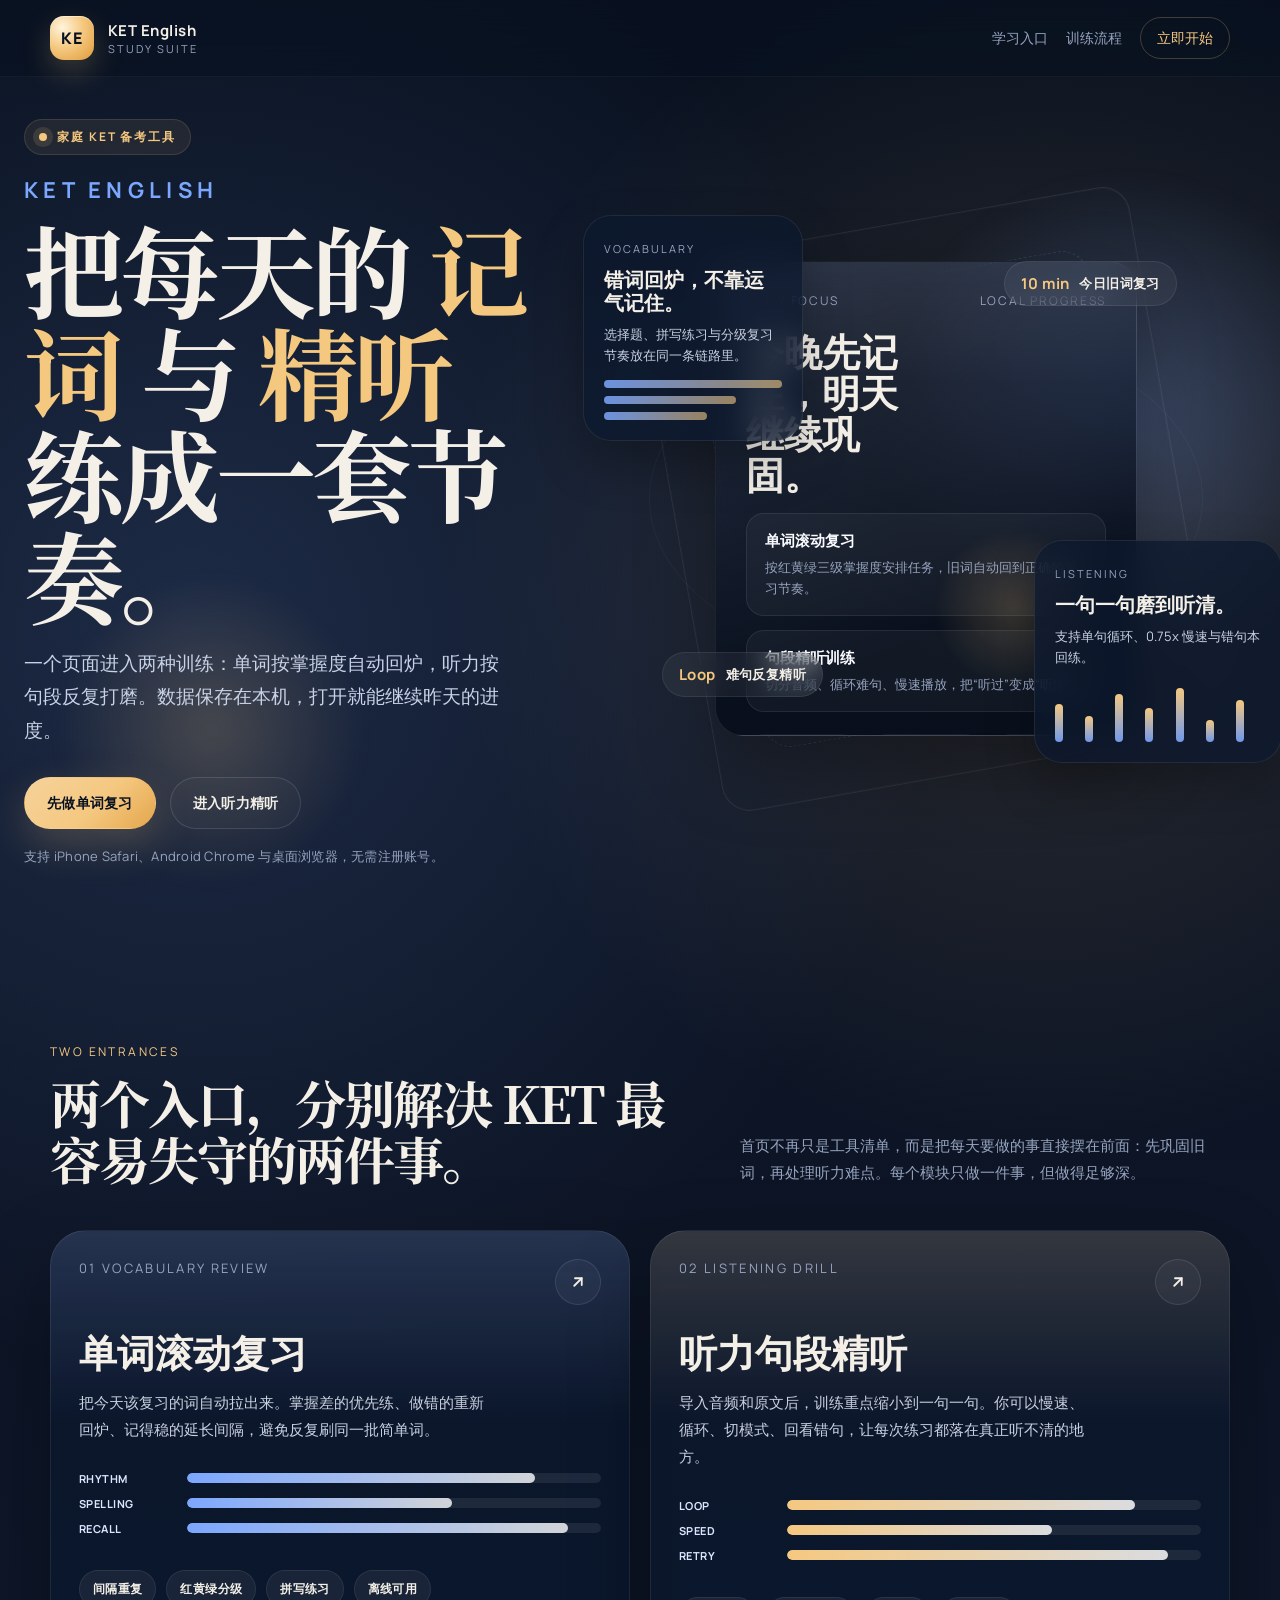
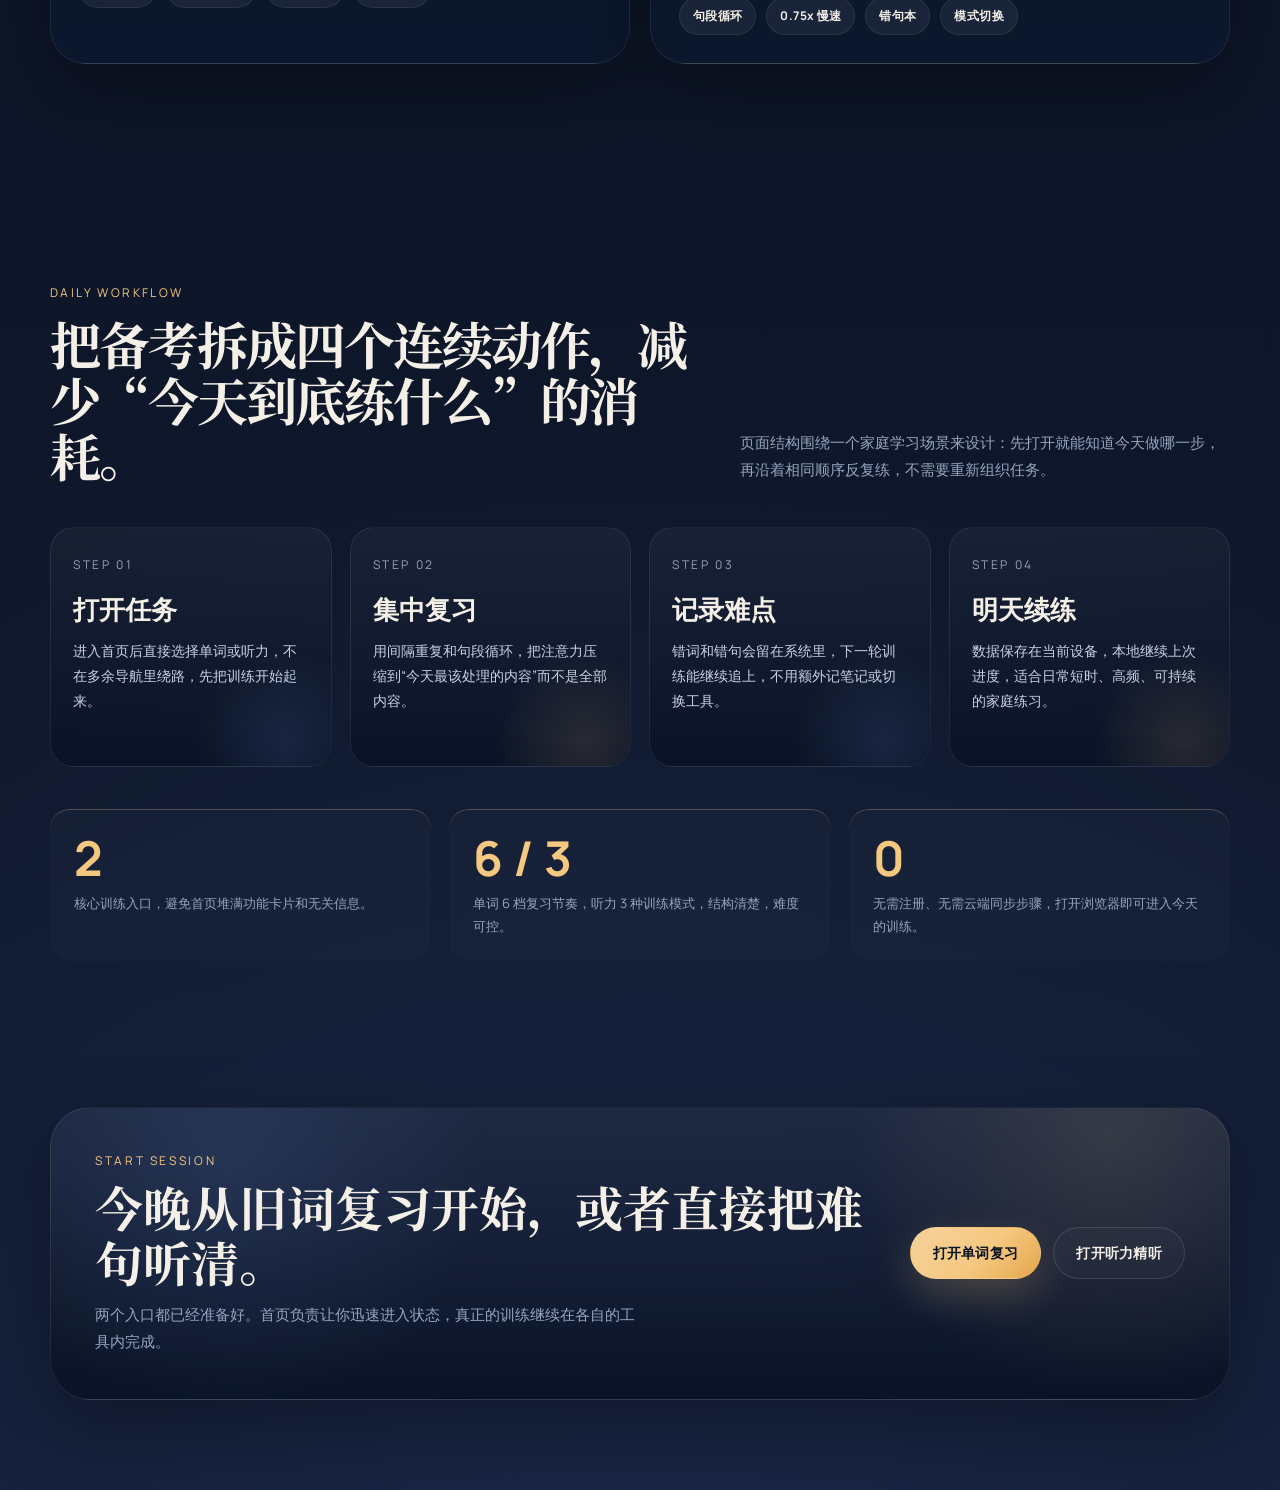
<file: index.html>
<!DOCTYPE html>
<html lang="zh-CN">
<head>
  <meta charset="UTF-8" />
  <meta name="viewport" content="width=device-width, initial-scale=1.0, viewport-fit=cover" />
  <meta name="theme-color" content="#0d1526" />
  <meta name="description" content="KET English 家庭备考工具，整合单词滚动复习与听力句段精听。" />
  <title>KET English</title>
  <link rel="preconnect" href="https://fonts.googleapis.com" />
  <link rel="preconnect" href="https://fonts.gstatic.com" crossorigin />
  <link href="https://fonts.googleapis.com/css2?family=Manrope:wght@500;700;800&amp;family=Noto+Serif+SC:wght@600;700&amp;display=swap" rel="stylesheet" />
  <style>
    *, *::before, *::after {
      box-sizing: border-box;
    }

    :root {
      color-scheme: dark;
      --bg: #0d1526;
      --bg-soft: #101d35;
      --panel: rgba(12, 24, 47, 0.72);
      --panel-strong: rgba(9, 18, 37, 0.9);
      --line: rgba(184, 206, 255, 0.16);
      --line-strong: rgba(245, 200, 128, 0.28);
      --text: #f4f0e8;
      --muted: #96a4bf;
      --blue: #7ca7ff;
      --blue-soft: rgba(124, 167, 255, 0.16);
      --gold: #f5c880;
      --gold-soft: rgba(245, 200, 128, 0.16);
      --shadow: 0 30px 80px rgba(0, 0, 0, 0.32);
      --radius-xl: 36px;
      --radius-lg: 24px;
      --content: 1180px;
      --header-h: 76px;
      --ease: 260ms cubic-bezier(0.22, 1, 0.36, 1);
    }

    html {
      min-height: 100%;
      scroll-behavior: smooth;
    }

    body {
      min-height: 100%;
      margin: 0;
      font-family: "Manrope", "PingFang SC", "Helvetica Neue", sans-serif;
      color: var(--text);
      background:
        radial-gradient(circle at 15% 20%, rgba(124, 167, 255, 0.16), transparent 28%),
        radial-gradient(circle at 82% 18%, rgba(245, 200, 128, 0.14), transparent 22%),
        radial-gradient(circle at 50% 110%, rgba(77, 112, 191, 0.18), transparent 40%),
        linear-gradient(180deg, #09111f 0%, #0d1526 42%, #101a31 100%);
      -webkit-font-smoothing: antialiased;
      text-rendering: optimizeLegibility;
      overflow-x: hidden;
    }

    body::before {
      content: "";
      position: fixed;
      inset: 0;
      pointer-events: none;
      background-image:
        linear-gradient(rgba(255, 255, 255, 0.02) 1px, transparent 1px),
        linear-gradient(90deg, rgba(255, 255, 255, 0.02) 1px, transparent 1px);
      background-size: 72px 72px;
      mask-image: linear-gradient(180deg, rgba(0, 0, 0, 0.5), transparent 80%);
      opacity: 0.4;
    }

    a {
      color: inherit;
      text-decoration: none;
    }

    button,
    a {
      -webkit-tap-highlight-color: transparent;
    }

    .site-header {
      position: sticky;
      top: 0;
      z-index: 20;
      backdrop-filter: blur(18px);
      background: rgba(9, 17, 31, 0.55);
      border-bottom: 1px solid rgba(255, 255, 255, 0.04);
    }

    .header-inner,
    .section-inner,
    .cta-inner {
      width: min(var(--content), calc(100vw - 32px));
      margin: 0 auto;
    }

    .header-inner {
      min-height: var(--header-h);
      display: flex;
      align-items: center;
      justify-content: space-between;
      gap: 20px;
    }

    .brand {
      display: flex;
      align-items: center;
      gap: 14px;
      min-width: 0;
    }

    .brand-mark {
      width: 44px;
      height: 44px;
      border-radius: 14px;
      display: grid;
      place-items: center;
      color: #081120;
      background:
        radial-gradient(circle at 28% 26%, #fff4dd 0%, #f5c880 46%, #df9c39 100%);
      box-shadow: inset 0 1px 0 rgba(255, 255, 255, 0.5), 0 12px 30px rgba(245, 200, 128, 0.22);
      font-weight: 800;
      letter-spacing: 0.04em;
    }

    .brand-copy strong,
    .brand-copy span {
      display: block;
      white-space: nowrap;
    }

    .brand-copy strong {
      font-size: 15px;
      letter-spacing: 0.03em;
    }

    .brand-copy span {
      font-size: 11px;
      color: var(--muted);
      text-transform: uppercase;
      letter-spacing: 0.18em;
    }

    .header-nav {
      display: flex;
      align-items: center;
      gap: 18px;
      color: var(--muted);
      font-size: 14px;
    }

    .header-nav a {
      transition: color var(--ease);
    }

    .header-nav a:hover,
    .header-nav a:focus-visible {
      color: var(--text);
    }

    .header-entry {
      padding: 10px 16px;
      border: 1px solid rgba(245, 200, 128, 0.24);
      border-radius: 999px;
      color: var(--gold);
    }

    main {
      display: block;
    }

    .hero {
      position: relative;
      min-height: calc(100svh - var(--header-h));
      display: flex;
      align-items: center;
      padding: 42px 0 54px;
      overflow: clip;
    }

    .hero::before,
    .hero::after {
      content: "";
      position: absolute;
      pointer-events: none;
      border-radius: 999px;
      filter: blur(10px);
    }

    .hero::before {
      width: 40vw;
      height: 40vw;
      max-width: 520px;
      max-height: 520px;
      right: -8%;
      top: 10%;
      background: radial-gradient(circle, rgba(124, 167, 255, 0.28), transparent 68%);
      animation: pulseFloat 12s ease-in-out infinite;
    }

    .hero::after {
      width: 26vw;
      height: 26vw;
      max-width: 320px;
      max-height: 320px;
      left: 4%;
      bottom: 5%;
      background: radial-gradient(circle, rgba(245, 200, 128, 0.2), transparent 68%);
      animation: pulseFloat 10s ease-in-out infinite reverse;
    }

    .hero-grid {
      width: min(1320px, 100vw);
      margin: 0 auto;
      padding: 0 24px;
      display: grid;
      grid-template-columns: minmax(0, 520px) minmax(0, 1fr);
      gap: 52px;
      align-items: center;
    }

    .hero-copy {
      position: relative;
      z-index: 1;
    }

    .eyebrow {
      display: inline-flex;
      align-items: center;
      gap: 10px;
      margin-bottom: 20px;
      padding: 8px 14px;
      border-radius: 999px;
      font-size: 12px;
      font-weight: 700;
      letter-spacing: 0.16em;
      text-transform: uppercase;
      color: var(--gold);
      background: rgba(245, 200, 128, 0.08);
      border: 1px solid rgba(245, 200, 128, 0.14);
    }

    .eyebrow::before {
      content: "";
      width: 8px;
      height: 8px;
      border-radius: 999px;
      background: currentColor;
      box-shadow: 0 0 0 6px rgba(245, 200, 128, 0.12);
    }

    .hero-brand {
      margin: 0 0 12px;
      font-size: clamp(18px, 2vw, 22px);
      font-weight: 700;
      color: var(--blue);
      letter-spacing: 0.24em;
      text-transform: uppercase;
    }

    .hero-title {
      margin: 0;
      max-width: 8.6ch;
      font-family: "Noto Serif SC", serif;
      font-size: clamp(3rem, 8vw, 6.25rem);
      line-height: 1.02;
      letter-spacing: -0.04em;
    }

    .hero-title .warm {
      color: var(--gold);
    }

    .hero-sub {
      max-width: 30rem;
      margin: 22px 0 0;
      font-size: clamp(16px, 1.7vw, 19px);
      line-height: 1.75;
      color: #c8d2e6;
    }

    .hero-actions {
      display: flex;
      flex-wrap: wrap;
      gap: 14px;
      margin-top: 30px;
    }

    .btn {
      display: inline-flex;
      align-items: center;
      justify-content: center;
      gap: 10px;
      min-height: 52px;
      padding: 0 22px;
      border-radius: 999px;
      border: 1px solid transparent;
      font-size: 14px;
      font-weight: 800;
      letter-spacing: 0.02em;
      transition:
        transform var(--ease),
        background var(--ease),
        border-color var(--ease),
        color var(--ease),
        box-shadow var(--ease);
    }

    .btn:hover,
    .btn:focus-visible {
      transform: translateY(-2px);
    }

    .btn-primary {
      color: #081120;
      background: linear-gradient(135deg, #f5d29b 0%, #f5c880 55%, #e4a64c 100%);
      box-shadow: 0 16px 40px rgba(245, 200, 128, 0.22);
    }

    .btn-secondary {
      color: var(--text);
      background: rgba(255, 255, 255, 0.02);
      border-color: rgba(255, 255, 255, 0.12);
    }

    .hero-note {
      margin-top: 18px;
      font-size: 13px;
      color: var(--muted);
      letter-spacing: 0.02em;
    }

    .hero-visual {
      position: relative;
      min-height: 620px;
      display: grid;
      place-items: center;
    }

    .visual-stage {
      position: relative;
      width: min(100%, 700px);
      aspect-ratio: 1 / 1;
    }

    .visual-orbit,
    .visual-core,
    .visual-card,
    .visual-pill,
    .visual-lines {
      position: absolute;
      border-radius: 28px;
    }

    .visual-orbit {
      inset: 8% 12%;
      border: 1px solid rgba(255, 255, 255, 0.08);
      box-shadow: inset 0 0 0 1px rgba(255, 255, 255, 0.02);
      transform: rotate(-10deg);
    }

    .visual-orbit::before,
    .visual-orbit::after {
      content: "";
      position: absolute;
      border-radius: inherit;
      inset: 10%;
      border: 1px dashed rgba(124, 167, 255, 0.18);
    }

    .visual-orbit::after {
      inset: 24%;
      border-color: rgba(245, 200, 128, 0.22);
    }

    .visual-core {
      inset: 14% 18%;
      padding: 30px;
      overflow: hidden;
      background:
        linear-gradient(180deg, rgba(255, 255, 255, 0.06), transparent 26%),
        linear-gradient(160deg, rgba(124, 167, 255, 0.1), rgba(7, 14, 27, 0.92) 72%);
      border: 1px solid rgba(255, 255, 255, 0.08);
      box-shadow: var(--shadow);
      backdrop-filter: blur(16px);
    }

    .visual-core::before {
      content: "";
      position: absolute;
      inset: auto 10% 10% auto;
      width: 160px;
      height: 160px;
      border-radius: 999px;
      background: radial-gradient(circle, rgba(245, 200, 128, 0.2), transparent 70%);
    }

    .visual-panel {
      position: relative;
      z-index: 1;
      height: 100%;
      display: grid;
      grid-template-rows: auto 1fr auto;
      gap: 22px;
    }

    .panel-top {
      display: flex;
      justify-content: space-between;
      gap: 16px;
      color: var(--muted);
      font-size: 12px;
      letter-spacing: 0.16em;
      text-transform: uppercase;
    }

    .panel-title {
      margin: 0;
      font-size: clamp(28px, 3vw, 38px);
      line-height: 1.08;
      max-width: 7ch;
    }

    .panel-copy {
      display: grid;
      align-content: start;
      gap: 18px;
    }

    .panel-list {
      display: grid;
      gap: 14px;
    }

    .panel-list div {
      padding: 16px 18px;
      border-radius: 18px;
      background: rgba(255, 255, 255, 0.04);
      border: 1px solid rgba(255, 255, 255, 0.08);
    }

    .panel-list strong {
      display: block;
      margin-bottom: 6px;
      font-size: 15px;
      color: #f9fbff;
    }

    .panel-list span {
      display: block;
      color: var(--muted);
      font-size: 13px;
      line-height: 1.6;
    }

    .panel-meter {
      display: grid;
      grid-template-columns: repeat(3, minmax(0, 1fr));
      gap: 10px;
    }

    .panel-meter div {
      padding: 14px 12px;
      border-radius: 18px;
      background: rgba(7, 14, 27, 0.6);
      border: 1px solid rgba(255, 255, 255, 0.06);
    }

    .panel-meter strong {
      display: block;
      margin-bottom: 8px;
      font-size: 24px;
      color: var(--gold);
    }

    .panel-meter span {
      color: var(--muted);
      font-size: 12px;
      line-height: 1.5;
    }

    .visual-card {
      padding: 20px;
      background: var(--panel);
      backdrop-filter: blur(16px);
      border: 1px solid rgba(255, 255, 255, 0.08);
      box-shadow: 0 22px 48px rgba(0, 0, 0, 0.26);
    }

    .visual-card.card-vocab {
      width: 220px;
      top: 7%;
      left: -2%;
      transform: rotate(-8deg);
    }

    .visual-card.card-listen {
      width: 248px;
      right: -4%;
      bottom: 10%;
      transform: rotate(7deg);
    }

    .mini-label {
      display: inline-flex;
      margin-bottom: 12px;
      font-size: 11px;
      letter-spacing: 0.18em;
      text-transform: uppercase;
      color: var(--muted);
    }

    .mini-title {
      margin: 0 0 10px;
      font-size: 20px;
      line-height: 1.15;
    }

    .mini-copy {
      margin: 0;
      color: #c9d2e3;
      font-size: 13px;
      line-height: 1.6;
    }

    .mini-bars {
      display: grid;
      gap: 8px;
      margin-top: 14px;
    }

    .mini-bars span {
      display: block;
      height: 8px;
      border-radius: 999px;
      background: linear-gradient(90deg, rgba(124, 167, 255, 0.85), rgba(245, 200, 128, 0.6));
    }

    .mini-bars span:nth-child(2) {
      width: 74%;
    }

    .mini-bars span:nth-child(3) {
      width: 58%;
    }

    .wave-line {
      display: grid;
      grid-auto-flow: column;
      align-items: end;
      gap: 5px;
      height: 58px;
      margin-top: 16px;
    }

    .wave-line span {
      width: 8px;
      border-radius: 999px;
      background: linear-gradient(180deg, var(--gold), rgba(124, 167, 255, 0.9));
      animation: bounceBar 1.8s ease-in-out infinite;
    }

    .wave-line span:nth-child(2) { height: 26px; animation-delay: 120ms; }
    .wave-line span:nth-child(3) { height: 48px; animation-delay: 240ms; }
    .wave-line span:nth-child(4) { height: 34px; animation-delay: 360ms; }
    .wave-line span:nth-child(5) { height: 54px; animation-delay: 480ms; }
    .wave-line span:nth-child(6) { height: 22px; animation-delay: 600ms; }
    .wave-line span:nth-child(7) { height: 42px; animation-delay: 720ms; }

    .visual-pill {
      display: inline-flex;
      align-items: center;
      gap: 10px;
      padding: 11px 16px;
      border-radius: 999px;
      background: rgba(255, 255, 255, 0.05);
      border: 1px solid rgba(255, 255, 255, 0.08);
      color: var(--text);
      font-size: 13px;
      font-weight: 700;
      letter-spacing: 0.03em;
      backdrop-filter: blur(12px);
    }

    .visual-pill strong {
      color: var(--gold);
      font-size: 15px;
    }

    .pill-a {
      top: 14%;
      right: 12%;
    }

    .pill-b {
      left: 10%;
      bottom: 20%;
    }

    .visual-lines {
      inset: 0;
      pointer-events: none;
    }

    .visual-lines::before,
    .visual-lines::after {
      content: "";
      position: absolute;
      inset: 24% 8%;
      border-radius: 50%;
      border: 1px solid rgba(255, 255, 255, 0.04);
    }

    .visual-lines::after {
      inset: 35% 18%;
      border-color: rgba(245, 200, 128, 0.08);
    }

    .section {
      position: relative;
      padding: 110px 0;
    }

    .section-head {
      display: grid;
      grid-template-columns: minmax(0, 1.15fr) minmax(280px, 0.85fr);
      gap: 28px;
      align-items: end;
      margin-bottom: 44px;
    }

    .section-kicker {
      margin: 0 0 14px;
      font-size: 12px;
      letter-spacing: 0.2em;
      text-transform: uppercase;
      color: var(--gold);
    }

    .section h2 {
      margin: 0;
      font-family: "Noto Serif SC", serif;
      font-size: clamp(2rem, 4vw, 3.4rem);
      line-height: 1.1;
      letter-spacing: -0.04em;
    }

    .section-lead {
      margin: 0;
      color: var(--muted);
      font-size: 15px;
      line-height: 1.8;
      max-width: 34rem;
      justify-self: end;
    }

    .tool-grid {
      display: grid;
      grid-template-columns: repeat(2, minmax(0, 1fr));
      gap: 20px;
    }

    .tool-link {
      position: relative;
      min-height: 420px;
      padding: 28px;
      overflow: hidden;
      border-radius: var(--radius-xl);
      border: 1px solid rgba(255, 255, 255, 0.08);
      background:
        linear-gradient(180deg, rgba(255, 255, 255, 0.05), transparent 42%),
        var(--panel);
      box-shadow: var(--shadow);
      transition:
        transform var(--ease),
        border-color var(--ease),
        box-shadow var(--ease);
    }

    .tool-link:hover,
    .tool-link:focus-visible {
      transform: translateY(-6px);
      border-color: rgba(245, 200, 128, 0.26);
      box-shadow: 0 34px 80px rgba(0, 0, 0, 0.38);
    }

    .tool-link::before {
      content: "";
      position: absolute;
      inset: 0;
      background: linear-gradient(120deg, transparent 35%, rgba(255, 255, 255, 0.06) 50%, transparent 66%);
      transform: translateX(-120%);
      transition: transform 680ms cubic-bezier(0.19, 1, 0.22, 1);
    }

    .tool-link:hover::before,
    .tool-link:focus-visible::before {
      transform: translateX(120%);
    }

    .tool-link.vocab {
      background:
        linear-gradient(180deg, rgba(124, 167, 255, 0.12), transparent 45%),
        linear-gradient(180deg, rgba(255, 255, 255, 0.05), transparent 42%),
        var(--panel);
    }

    .tool-link.listen {
      background:
        linear-gradient(180deg, rgba(245, 200, 128, 0.12), transparent 45%),
        linear-gradient(180deg, rgba(255, 255, 255, 0.05), transparent 42%),
        var(--panel);
    }

    .tool-top,
    .tool-bottom {
      position: relative;
      z-index: 1;
    }

    .tool-top {
      display: flex;
      align-items: flex-start;
      justify-content: space-between;
      gap: 14px;
      margin-bottom: 28px;
    }

    .tool-index {
      font-size: 13px;
      color: var(--muted);
      letter-spacing: 0.18em;
      text-transform: uppercase;
    }

    .tool-arrow {
      width: 46px;
      height: 46px;
      display: grid;
      place-items: center;
      border-radius: 999px;
      border: 1px solid rgba(255, 255, 255, 0.1);
      color: var(--text);
      background: rgba(255, 255, 255, 0.04);
    }

    .tool-link h3 {
      margin: 0 0 16px;
      font-size: clamp(28px, 3vw, 42px);
      line-height: 1.02;
    }

    .tool-link p {
      margin: 0;
      max-width: 26rem;
      color: #cad2e2;
      font-size: 15px;
      line-height: 1.8;
    }

    .tool-rail {
      display: grid;
      gap: 10px;
      margin: 28px 0 34px;
    }

    .tool-rail div {
      display: grid;
      grid-template-columns: 96px minmax(0, 1fr);
      gap: 12px;
      align-items: center;
      font-size: 13px;
    }

    .tool-rail strong {
      color: #dbe6ff;
      font-weight: 700;
      letter-spacing: 0.04em;
      text-transform: uppercase;
      font-size: 11px;
    }

    .tool-rail span {
      display: block;
      height: 10px;
      border-radius: 999px;
      background: rgba(255, 255, 255, 0.08);
      overflow: hidden;
    }

    .tool-rail span::after {
      content: "";
      display: block;
      height: 100%;
      border-radius: inherit;
      background: linear-gradient(90deg, var(--blue), rgba(255, 255, 255, 0.8));
    }

    .listen .tool-rail span::after {
      background: linear-gradient(90deg, var(--gold), rgba(255, 255, 255, 0.84));
    }

    .tool-rail div:nth-child(1) span::after { width: 84%; }
    .tool-rail div:nth-child(2) span::after { width: 64%; }
    .tool-rail div:nth-child(3) span::after { width: 92%; }

    .tool-tags {
      display: flex;
      flex-wrap: wrap;
      gap: 10px;
    }

    .tool-tags span {
      padding: 9px 13px;
      border-radius: 999px;
      font-size: 12px;
      font-weight: 700;
      letter-spacing: 0.03em;
      color: var(--text);
      background: rgba(255, 255, 255, 0.06);
      border: 1px solid rgba(255, 255, 255, 0.08);
    }

    .workflow-grid {
      display: grid;
      grid-template-columns: repeat(4, minmax(0, 1fr));
      gap: 18px;
    }

    .workflow-step {
      position: relative;
      padding: 24px 22px 28px;
      min-height: 240px;
      border-radius: var(--radius-lg);
      background: linear-gradient(180deg, rgba(255, 255, 255, 0.04), rgba(9, 18, 37, 0.9));
      border: 1px solid rgba(255, 255, 255, 0.08);
      overflow: hidden;
    }

    .workflow-step::before {
      content: "";
      position: absolute;
      inset: auto -16% -28% auto;
      width: 180px;
      height: 180px;
      border-radius: 999px;
      background: radial-gradient(circle, rgba(124, 167, 255, 0.12), transparent 72%);
    }

    .workflow-step:nth-child(even)::before {
      background: radial-gradient(circle, rgba(245, 200, 128, 0.12), transparent 72%);
    }

    .step-no {
      display: inline-flex;
      margin-bottom: 22px;
      font-size: 12px;
      letter-spacing: 0.22em;
      color: var(--muted);
      text-transform: uppercase;
    }

    .workflow-step h3 {
      position: relative;
      z-index: 1;
      margin: 0 0 14px;
      font-size: 26px;
      line-height: 1.1;
    }

    .workflow-step p {
      position: relative;
      z-index: 1;
      margin: 0;
      color: #c8d2e6;
      font-size: 14px;
      line-height: 1.8;
    }

    .metrics {
      display: grid;
      grid-template-columns: repeat(3, minmax(0, 1fr));
      gap: 18px;
      margin-top: 42px;
    }

    .metric {
      padding: 24px;
      border-top: 1px solid var(--line-strong);
      background: rgba(255, 255, 255, 0.02);
      border-radius: 20px;
    }

    .metric strong {
      display: block;
      margin-bottom: 10px;
      font-size: clamp(32px, 5vw, 48px);
      line-height: 1;
      color: var(--gold);
    }

    .metric span {
      display: block;
      color: var(--muted);
      font-size: 13px;
      line-height: 1.7;
    }

    .cta {
      padding: 36px 0 90px;
    }

    .cta-shell {
      position: relative;
      overflow: hidden;
      border-radius: 40px;
      border: 1px solid rgba(255, 255, 255, 0.08);
      background:
        radial-gradient(circle at 15% 18%, rgba(124, 167, 255, 0.12), transparent 25%),
        radial-gradient(circle at 90% 10%, rgba(245, 200, 128, 0.12), transparent 24%),
        linear-gradient(180deg, rgba(255, 255, 255, 0.04), rgba(9, 18, 37, 0.95));
      box-shadow: var(--shadow);
    }

    .cta-shell::before {
      content: "";
      position: absolute;
      inset: 0;
      background:
        linear-gradient(90deg, transparent 0, rgba(255, 255, 255, 0.05) 50%, transparent 100%);
      transform: translateX(-100%);
      animation: sweep 9s linear infinite;
    }

    .cta-inner {
      position: relative;
      z-index: 1;
      display: grid;
      grid-template-columns: minmax(0, 1fr) auto;
      gap: 28px;
      align-items: center;
      padding: 44px;
    }

    .cta-copy p {
      margin: 0 0 10px;
      font-size: 12px;
      letter-spacing: 0.22em;
      color: var(--gold);
      text-transform: uppercase;
    }

    .cta-copy h2 {
      margin: 0 0 12px;
      font-family: "Noto Serif SC", serif;
      font-size: clamp(1.9rem, 4vw, 3rem);
      line-height: 1.15;
    }

    .cta-copy span {
      display: block;
      max-width: 34rem;
      color: var(--muted);
      font-size: 15px;
      line-height: 1.8;
    }

    .cta-actions {
      display: flex;
      flex-wrap: wrap;
      gap: 12px;
      justify-content: flex-end;
    }

    .reveal {
      opacity: 0;
      transform: translateY(28px);
      transition:
        opacity 620ms cubic-bezier(0.22, 1, 0.36, 1),
        transform 620ms cubic-bezier(0.22, 1, 0.36, 1);
    }

    .reveal.is-visible {
      opacity: 1;
      transform: translateY(0);
    }

    .hero-copy > * {
      opacity: 0;
      transform: translateY(26px);
      animation: heroIn 680ms cubic-bezier(0.22, 1, 0.36, 1) forwards;
    }

    .hero-copy > :nth-child(1) { animation-delay: 80ms; }
    .hero-copy > :nth-child(2) { animation-delay: 180ms; }
    .hero-copy > :nth-child(3) { animation-delay: 260ms; }
    .hero-copy > :nth-child(4) { animation-delay: 340ms; }
    .hero-copy > :nth-child(5) { animation-delay: 420ms; }
    .hero-copy > :nth-child(6) { animation-delay: 500ms; }

    .hero-visual .visual-core,
    .hero-visual .visual-card,
    .hero-visual .visual-pill {
      opacity: 0;
      animation: heroVisualIn 820ms cubic-bezier(0.22, 1, 0.36, 1) forwards;
    }

    .hero-visual .visual-core { animation-delay: 240ms; }
    .hero-visual .card-vocab { animation-delay: 420ms; }
    .hero-visual .card-listen { animation-delay: 520ms; }
    .hero-visual .pill-a { animation-delay: 620ms; }
    .hero-visual .pill-b { animation-delay: 700ms; }

    @keyframes heroIn {
      to {
        opacity: 1;
        transform: translateY(0);
      }
    }

    @keyframes heroVisualIn {
      from {
        opacity: 0;
        transform: translateY(24px) scale(0.96);
      }
      to {
        opacity: 1;
        transform: translateY(0) scale(1);
      }
    }

    @keyframes pulseFloat {
      0%, 100% { transform: translateY(0); }
      50% { transform: translateY(-16px); }
    }

    @keyframes bounceBar {
      0%, 100% { transform: scaleY(0.72); opacity: 0.76; }
      50% { transform: scaleY(1); opacity: 1; }
    }

    @keyframes sweep {
      to {
        transform: translateX(100%);
      }
    }

    @media (prefers-reduced-motion: reduce) {
      html {
        scroll-behavior: auto;
      }

      *,
      *::before,
      *::after {
        animation: none !important;
        transition-duration: 0.01ms !important;
      }

      .reveal,
      .hero-copy > *,
      .hero-visual .visual-core,
      .hero-visual .visual-card,
      .hero-visual .visual-pill {
        opacity: 1;
        transform: none;
      }
    }

    @media (max-width: 1100px) {
      .hero-grid,
      .section-head,
      .cta-inner {
        grid-template-columns: 1fr;
      }

      .section-lead {
        justify-self: start;
      }

      .hero {
        padding-top: 30px;
      }

      .hero-visual {
        min-height: auto;
      }

      .visual-stage {
        max-width: 620px;
      }

      .workflow-grid {
        grid-template-columns: repeat(2, minmax(0, 1fr));
      }

      .cta-actions {
        justify-content: flex-start;
      }
    }

    @media (max-width: 760px) {
      :root {
        --header-h: 68px;
      }

      .header-nav a:not(.header-entry) {
        display: none;
      }

      .hero {
        min-height: auto;
        padding: 28px 0 52px;
      }

      .hero-grid {
        gap: 30px;
        padding: 0 16px;
      }

      .hero-brand {
        letter-spacing: 0.18em;
      }

      .hero-title {
        max-width: none;
      }

      .hero-sub {
        max-width: none;
      }

      .hero-actions,
      .cta-actions {
        flex-direction: column;
      }

      .btn {
        width: 100%;
      }

      .tool-grid,
      .workflow-grid,
      .metrics {
        grid-template-columns: 1fr;
      }

      .tool-link {
        min-height: auto;
      }

      .tool-rail div {
        grid-template-columns: 82px minmax(0, 1fr);
      }

      .visual-stage {
        aspect-ratio: auto;
      }

      .visual-core {
        position: relative;
        inset: auto;
        min-height: 420px;
      }

      .visual-orbit,
      .visual-lines {
        inset: 0;
      }

      .visual-card.card-vocab {
        top: 4%;
        left: 0;
        width: 180px;
      }

      .visual-card.card-listen {
        right: 0;
        bottom: 8%;
        width: 196px;
      }

      .pill-a {
        right: 4%;
        top: 12%;
      }

      .pill-b {
        left: 4%;
        bottom: 18%;
      }

      .section {
        padding: 82px 0;
      }

      .cta-inner {
        padding: 28px 20px;
      }
    }

    @media (max-width: 520px) {
      .header-inner,
      .section-inner,
      .cta-inner {
        width: min(var(--content), calc(100vw - 24px));
      }

      .brand {
        gap: 10px;
      }

      .brand-copy strong {
        font-size: 14px;
      }

      .hero-grid {
        width: calc(100vw - 8px);
        padding: 0 12px;
      }

      .eyebrow {
        font-size: 11px;
        letter-spacing: 0.12em;
      }

      .hero-sub,
      .section-lead,
      .tool-link p,
      .workflow-step p,
      .cta-copy span {
        font-size: 14px;
      }

      .visual-core {
        padding: 22px;
      }

      .panel-meter {
        grid-template-columns: 1fr;
      }

      .visual-card {
        position: relative;
        top: auto;
        right: auto;
        bottom: auto;
        left: auto;
        width: auto !important;
        margin-top: 14px;
        transform: none !important;
      }

      .pill-a,
      .pill-b {
        position: relative;
        top: auto;
        right: auto;
        bottom: auto;
        left: auto;
        margin-top: 12px;
      }
    }
  </style>
  <script type="module">
    import { initTheme } from './shared/theme.js';

    initTheme();

    window.addEventListener('DOMContentLoaded', () => {
      const reveals = document.querySelectorAll('.reveal');

      if (!('IntersectionObserver' in window) || window.matchMedia('(prefers-reduced-motion: reduce)').matches) {
        reveals.forEach((item) => item.classList.add('is-visible'));
        return;
      }

      const observer = new IntersectionObserver((entries) => {
        entries.forEach((entry) => {
          if (!entry.isIntersecting) return;
          entry.target.classList.add('is-visible');
          observer.unobserve(entry.target);
        });
      }, {
        threshold: 0.18,
        rootMargin: '0px 0px -8% 0px'
      });

      reveals.forEach((item) => observer.observe(item));
    });
  </script>
</head>
<body>
  <header class="site-header">
    <div class="header-inner">
      <a class="brand" href="#top" aria-label="KET English 首页">
        <span class="brand-mark">KE</span>
        <span class="brand-copy">
          <strong>KET English</strong>
          <span>Study Suite</span>
        </span>
      </a>
      <nav class="header-nav" aria-label="页面导航">
        <a href="#tools">学习入口</a>
        <a href="#workflow">训练流程</a>
        <a class="header-entry" href="/vocab-review/index.html">立即开始</a>
      </nav>
    </div>
  </header>

  <main id="top">
    <section class="hero">
      <div class="hero-grid">
        <div class="hero-copy">
          <div class="eyebrow">家庭 KET 备考工具</div>
          <p class="hero-brand">KET English</p>
          <h1 class="hero-title">把每天的 <span class="warm">记词</span> 与 <span class="warm">精听</span> 练成一套节奏。</h1>
          <p class="hero-sub">一个页面进入两种训练：单词按掌握度自动回炉，听力按句段反复打磨。数据保存在本机，打开就能继续昨天的进度。</p>
          <div class="hero-actions">
            <a class="btn btn-primary" href="/vocab-review/index.html">先做单词复习</a>
            <a class="btn btn-secondary" href="/listening-player/index.html">进入听力精听</a>
          </div>
          <p class="hero-note">支持 iPhone Safari、Android Chrome 与桌面浏览器，无需注册账号。</p>
        </div>

        <div class="hero-visual" aria-hidden="true">
          <div class="visual-stage">
            <div class="visual-lines"></div>
            <div class="visual-orbit"></div>

            <div class="visual-core">
              <div class="visual-panel">
                <div class="panel-top">
                  <span>Daily Focus</span>
                  <span>Local Progress</span>
                </div>

                <div class="panel-copy">
                  <h2 class="panel-title">今晚先记住，明天继续巩固。</h2>
                  <div class="panel-list">
                    <div>
                      <strong>单词滚动复习</strong>
                      <span>按红黄绿三级掌握度安排任务，旧词自动回到正确的复习节奏。</span>
                    </div>
                    <div>
                      <strong>句段精听训练</strong>
                      <span>切分音频、循环难句、慢速播放，把“听过”变成“听懂”。</span>
                    </div>
                  </div>
                </div>

                <div class="panel-meter">
                  <div>
                    <strong>6</strong>
                    <span>单词复习间隔档位</span>
                  </div>
                  <div>
                    <strong>3</strong>
                    <span>听力训练模式</span>
                  </div>
                  <div>
                    <strong>100%</strong>
                    <span>学习记录本地保存</span>
                  </div>
                </div>
              </div>
            </div>

            <div class="visual-card card-vocab">
              <span class="mini-label">Vocabulary</span>
              <h3 class="mini-title">错词回炉，不靠运气记住。</h3>
              <p class="mini-copy">选择题、拼写练习与分级复习节奏放在同一条链路里。</p>
              <div class="mini-bars">
                <span></span>
                <span></span>
                <span></span>
              </div>
            </div>

            <div class="visual-card card-listen">
              <span class="mini-label">Listening</span>
              <h3 class="mini-title">一句一句磨到听清。</h3>
              <p class="mini-copy">支持单句循环、0.75x 慢速与错句本回练。</p>
              <div class="wave-line">
                <span style="height:38px"></span>
                <span></span>
                <span></span>
                <span></span>
                <span></span>
                <span></span>
                <span></span>
              </div>
            </div>

            <div class="visual-pill pill-a"><strong>10 min</strong> 今日旧词复习</div>
            <div class="visual-pill pill-b"><strong>Loop</strong> 难句反复精听</div>
          </div>
        </div>
      </div>
    </section>

    <section class="section reveal" id="tools">
      <div class="section-inner">
        <div class="section-head">
          <div>
            <p class="section-kicker">Two Entrances</p>
            <h2>两个入口，分别解决 KET 最容易失守的两件事。</h2>
          </div>
          <p class="section-lead">首页不再只是工具清单，而是把每天要做的事直接摆在前面：先巩固旧词，再处理听力难点。每个模块只做一件事，但做得足够深。</p>
        </div>

        <div class="tool-grid">
          <a class="tool-link vocab" href="/vocab-review/index.html">
            <div class="tool-top">
              <span class="tool-index">01 Vocabulary Review</span>
              <span class="tool-arrow">
                <svg width="18" height="18" viewBox="0 0 24 24" fill="none" stroke="currentColor" stroke-width="2.4" stroke-linecap="round" stroke-linejoin="round">
                  <path d="M7 17 17 7"></path>
                  <path d="M8 7h9v9"></path>
                </svg>
              </span>
            </div>
            <div class="tool-bottom">
              <h3>单词滚动复习</h3>
              <p>把今天该复习的词自动拉出来。掌握差的优先练、做错的重新回炉、记得稳的延长间隔，避免反复刷同一批简单词。</p>
              <div class="tool-rail">
                <div><strong>Rhythm</strong><span></span></div>
                <div><strong>Spelling</strong><span></span></div>
                <div><strong>Recall</strong><span></span></div>
              </div>
              <div class="tool-tags">
                <span>间隔重复</span>
                <span>红黄绿分级</span>
                <span>拼写练习</span>
                <span>离线可用</span>
              </div>
            </div>
          </a>

          <a class="tool-link listen" href="/listening-player/index.html">
            <div class="tool-top">
              <span class="tool-index">02 Listening Drill</span>
              <span class="tool-arrow">
                <svg width="18" height="18" viewBox="0 0 24 24" fill="none" stroke="currentColor" stroke-width="2.4" stroke-linecap="round" stroke-linejoin="round">
                  <path d="M7 17 17 7"></path>
                  <path d="M8 7h9v9"></path>
                </svg>
              </span>
            </div>
            <div class="tool-bottom">
              <h3>听力句段精听</h3>
              <p>导入音频和原文后，训练重点缩小到一句一句。你可以慢速、循环、切模式、回看错句，让每次练习都落在真正听不清的地方。</p>
              <div class="tool-rail">
                <div><strong>Loop</strong><span></span></div>
                <div><strong>Speed</strong><span></span></div>
                <div><strong>Retry</strong><span></span></div>
              </div>
              <div class="tool-tags">
                <span>句段循环</span>
                <span>0.75x 慢速</span>
                <span>错句本</span>
                <span>模式切换</span>
              </div>
            </div>
          </a>
        </div>
      </div>
    </section>

    <section class="section reveal" id="workflow">
      <div class="section-inner">
        <div class="section-head">
          <div>
            <p class="section-kicker">Daily Workflow</p>
            <h2>把备考拆成四个连续动作，减少“今天到底练什么”的消耗。</h2>
          </div>
          <p class="section-lead">页面结构围绕一个家庭学习场景来设计：先打开就能知道今天做哪一步，再沿着相同顺序反复练，不需要重新组织任务。</p>
        </div>

        <div class="workflow-grid">
          <article class="workflow-step">
            <span class="step-no">Step 01</span>
            <h3>打开任务</h3>
            <p>进入首页后直接选择单词或听力，不在多余导航里绕路，先把训练开始起来。</p>
          </article>

          <article class="workflow-step">
            <span class="step-no">Step 02</span>
            <h3>集中复习</h3>
            <p>用间隔重复和句段循环，把注意力压缩到“今天最该处理的内容”而不是全部内容。</p>
          </article>

          <article class="workflow-step">
            <span class="step-no">Step 03</span>
            <h3>记录难点</h3>
            <p>错词和错句会留在系统里，下一轮训练能继续追上，不用额外记笔记或切换工具。</p>
          </article>

          <article class="workflow-step">
            <span class="step-no">Step 04</span>
            <h3>明天续练</h3>
            <p>数据保存在当前设备，本地继续上次进度，适合日常短时、高频、可持续的家庭练习。</p>
          </article>
        </div>

        <div class="metrics">
          <div class="metric">
            <strong>2</strong>
            <span>核心训练入口，避免首页堆满功能卡片和无关信息。</span>
          </div>
          <div class="metric">
            <strong>6 / 3</strong>
            <span>单词 6 档复习节奏，听力 3 种训练模式，结构清楚，难度可控。</span>
          </div>
          <div class="metric">
            <strong>0</strong>
            <span>无需注册、无需云端同步步骤，打开浏览器即可进入今天的训练。</span>
          </div>
        </div>
      </div>
    </section>

    <section class="cta reveal">
      <div class="cta-inner cta-shell">
        <div class="cta-copy">
          <p>Start Session</p>
          <h2>今晚从旧词复习开始，或者直接把难句听清。</h2>
          <span>两个入口都已经准备好。首页负责让你迅速进入状态，真正的训练继续在各自的工具内完成。</span>
        </div>
        <div class="cta-actions">
          <a class="btn btn-primary" href="/vocab-review/index.html">打开单词复习</a>
          <a class="btn btn-secondary" href="/listening-player/index.html">打开听力精听</a>
        </div>
      </div>
    </section>
  </main>
</body>
</html>
</file>
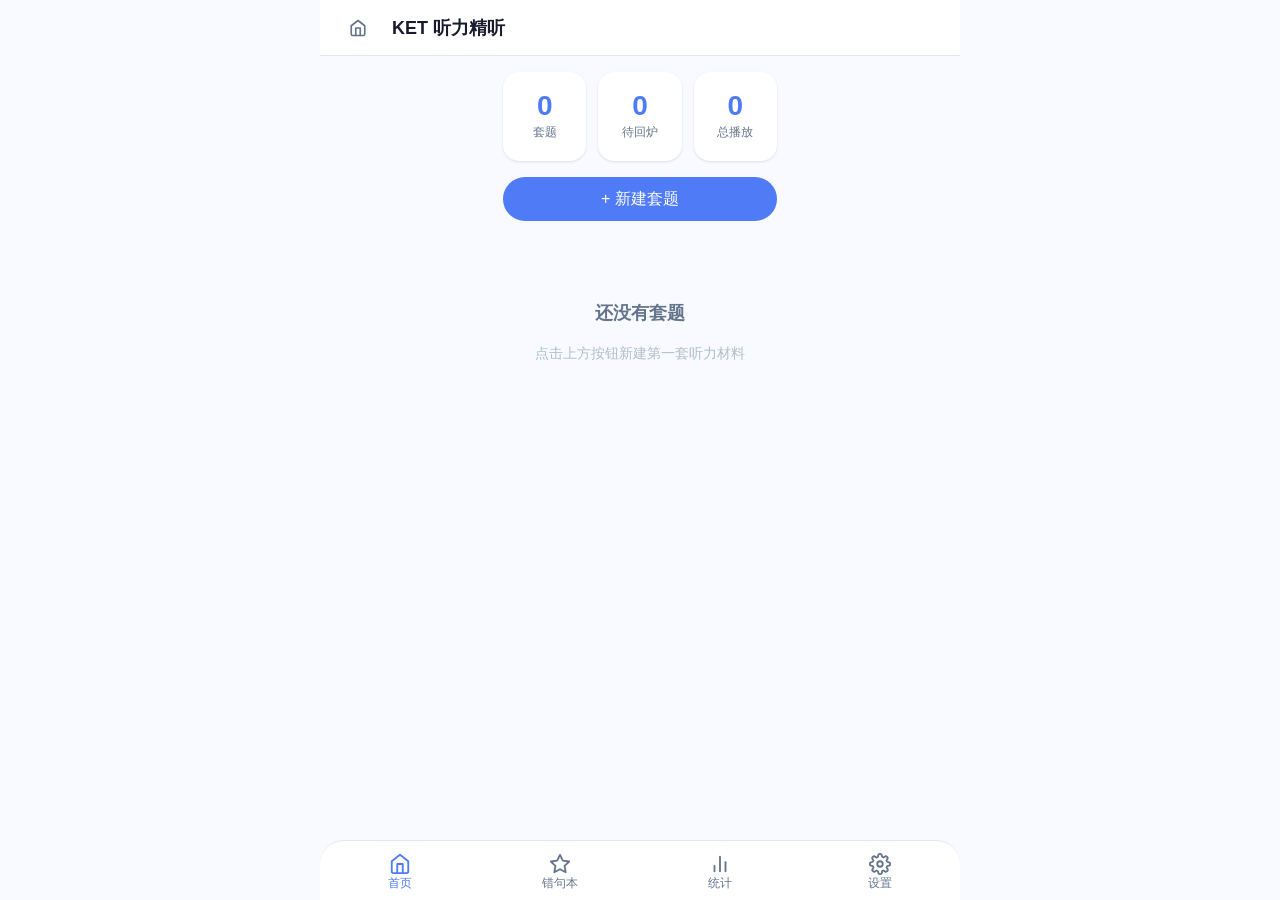
<file: listening-player/index.html>
<!DOCTYPE html>
<html lang="zh-CN">
<head>
  <meta charset="UTF-8" />
  <meta name="viewport" content="width=device-width, initial-scale=1.0, viewport-fit=cover" />
  <meta name="theme-color" content="#4F7BF7" />
  <meta name="apple-mobile-web-app-capable" content="yes" />
  <meta name="apple-mobile-web-app-status-bar-style" content="default" />
  <meta name="apple-mobile-web-app-title" content="KET听力" />
  <meta name="description" content="KET 听力句段精听播放器 — 分句循环，错句回炉" />

  <title>KET 听力精听</title>

  <link rel="manifest" href="manifest.json" />
  <link rel="apple-touch-icon" href="assets/icons/icon-192.png" />

  <link rel="stylesheet" href="../shared/design-tokens.css" />
  <link rel="stylesheet" href="css/main.css" />
</head>
<body>

  <!-- ==================== 顶部标题栏 ==================== -->
  <header class="app-header" id="appHeader">
    <a href="/" class="btn-icon header-home" aria-label="返回主页">
      <svg width="18" height="18" viewBox="0 0 24 24" fill="none" stroke="currentColor" stroke-width="2.2" stroke-linecap="round" stroke-linejoin="round">
        <path d="M3 9l9-7 9 7v11a2 2 0 0 1-2 2H5a2 2 0 0 1-2-2z"/>
        <polyline points="9 22 9 12 15 12 15 22"/>
      </svg>
    </a>
    <button class="btn-icon header-back hidden" id="btnBack" aria-label="返回">
      <svg width="20" height="20" viewBox="0 0 24 24" fill="none" stroke="currentColor" stroke-width="2.5" stroke-linecap="round" stroke-linejoin="round">
        <polyline points="15 18 9 12 15 6"/>
      </svg>
    </button>
    <h1 class="header-title" id="headerTitle">KET 听力精听</h1>
    <div class="header-actions" id="headerActions"></div>
  </header>

  <!-- ==================== 页面容器 ==================== -->
  <main class="page-container" id="pageContainer">

    <!-- 首页：套题列表 -->
    <section class="page" id="pageHome" data-page="home"></section>

    <!-- 套题管理（新建/编辑） -->
    <section class="page hidden" id="pageSetEdit" data-page="set-edit"></section>

    <!-- 人工切分校正页 -->
    <section class="page hidden" id="pageSegment" data-page="segment"></section>

    <!-- 训练主页（精听/考试/复盘） -->
    <section class="page hidden" id="pageTrain" data-page="train"></section>

    <!-- 错句本 -->
    <section class="page hidden" id="pageDifficult" data-page="difficult"></section>

    <!-- 统计 -->
    <section class="page hidden" id="pageStats" data-page="stats"></section>

    <!-- 设置 -->
    <section class="page hidden" id="pageSettings" data-page="settings"></section>

  </main>

  <!-- ==================== 底部导航 ==================== -->
  <nav class="bottom-nav" id="bottomNav" aria-label="主导航">
    <button class="nav-item active" data-route="/" aria-label="首页">
      <svg class="nav-icon" viewBox="0 0 24 24" fill="none" stroke="currentColor" stroke-width="2" stroke-linecap="round" stroke-linejoin="round">
        <path d="M3 9l9-7 9 7v11a2 2 0 0 1-2 2H5a2 2 0 0 1-2-2z"/>
        <polyline points="9 22 9 12 15 12 15 22"/>
      </svg>
      <span class="nav-label">首页</span>
    </button>
    <button class="nav-item" data-route="/difficult" aria-label="错句本">
      <svg class="nav-icon" viewBox="0 0 24 24" fill="none" stroke="currentColor" stroke-width="2" stroke-linecap="round" stroke-linejoin="round">
        <polygon points="12 2 15.09 8.26 22 9.27 17 14.14 18.18 21.02 12 17.77 5.82 21.02 7 14.14 2 9.27 8.91 8.26 12 2"/>
      </svg>
      <span class="nav-label">错句本</span>
    </button>
    <button class="nav-item" data-route="/stats" aria-label="统计">
      <svg class="nav-icon" viewBox="0 0 24 24" fill="none" stroke="currentColor" stroke-width="2" stroke-linecap="round" stroke-linejoin="round">
        <line x1="18" y1="20" x2="18" y2="10"/>
        <line x1="12" y1="20" x2="12" y2="4"/>
        <line x1="6" y1="20" x2="6" y2="14"/>
      </svg>
      <span class="nav-label">统计</span>
    </button>
    <button class="nav-item" data-route="/settings" aria-label="设置">
      <svg class="nav-icon" viewBox="0 0 24 24" fill="none" stroke="currentColor" stroke-width="2" stroke-linecap="round" stroke-linejoin="round">
        <circle cx="12" cy="12" r="3"/>
        <path d="M19.4 15a1.65 1.65 0 0 0 .33 1.82l.06.06a2 2 0 0 1-2.83 2.83l-.06-.06a1.65 1.65 0 0 0-1.82-.33 1.65 1.65 0 0 0-1 1.51V21a2 2 0 0 1-4 0v-.09A1.65 1.65 0 0 0 9 19.4a1.65 1.65 0 0 0-1.82.33l-.06.06a2 2 0 0 1-2.83-2.83l.06-.06A1.65 1.65 0 0 0 4.68 15a1.65 1.65 0 0 0-1.51-1H3a2 2 0 0 1 0-4h.09A1.65 1.65 0 0 0 4.6 9a1.65 1.65 0 0 0-.33-1.82l-.06-.06a2 2 0 0 1 2.83-2.83l.06.06A1.65 1.65 0 0 0 9 4.68a1.65 1.65 0 0 0 1-1.51V3a2 2 0 0 1 4 0v.09a1.65 1.65 0 0 0 1 1.51 1.65 1.65 0 0 0 1.82-.33l.06-.06a2 2 0 0 1 2.83 2.83l-.06.06A1.65 1.65 0 0 0 19.4 9a1.65 1.65 0 0 0 1.51 1H21a2 2 0 0 1 0 4h-.09a1.65 1.65 0 0 0-1.51 1z"/>
      </svg>
      <span class="nav-label">设置</span>
    </button>
  </nav>

  <!-- ==================== 底部播放器栏（训练页使用）==================== -->
  <div class="player-bar hidden" id="playerBar">
    <div class="player-bar-inner">
      <!-- 当前句段信息 -->
      <div class="player-info" id="playerInfo">
        <div class="player-seg-text" id="playerSegText">—</div>
        <div class="player-seg-meta" id="playerSegMeta"></div>
      </div>
      <!-- 主控制区 -->
      <div class="player-controls">
        <button class="player-btn" id="btnPrevSeg" title="上一句">
          <svg width="18" height="18" viewBox="0 0 24 24" fill="currentColor"><path d="M6 6h2v12H6zm3.5 6 8.5 6V6z"/></svg>
        </button>
        <button class="player-btn player-btn-main" id="btnPlayPause" title="播放/暂停">
          <svg id="iconPlay"  width="22" height="22" viewBox="0 0 24 24" fill="currentColor"><path d="M8 5v14l11-7z"/></svg>
          <svg id="iconPause" width="22" height="22" viewBox="0 0 24 24" fill="currentColor" class="hidden"><path d="M6 19h4V5H6v14zm8-14v14h4V5h-4z"/></svg>
        </button>
        <button class="player-btn" id="btnNextSeg" title="下一句">
          <svg width="18" height="18" viewBox="0 0 24 24" fill="currentColor"><path d="M6 18l8.5-6L6 6v12zm2-8.5 5.5 3.87L8 17.5v-8zm8-3.5h2v12h-2z"/></svg>
        </button>
      </div>
      <!-- 速度 + 循环 -->
      <div class="player-extras">
        <button class="player-speed-btn" id="btnSpeed">1.0x</button>
        <button class="player-loop-btn" id="btnLoop" title="循环">
          <svg width="16" height="16" viewBox="0 0 24 24" fill="none" stroke="currentColor" stroke-width="2" stroke-linecap="round" stroke-linejoin="round">
            <polyline points="17 1 21 5 17 9"/><path d="M3 11V9a4 4 0 0 1 4-4h14"/>
            <polyline points="7 23 3 19 7 15"/><path d="M21 13v2a4 4 0 0 1-4 4H3"/>
          </svg>
        </button>
      </div>
    </div>
    <!-- 进度条 -->
    <div class="player-seek-wrap" id="playerSeekWrap">
      <div class="player-seek-track" id="playerSeekTrack">
        <div class="player-seek-fill" id="playerSeekFill"></div>
        <div class="player-seek-thumb" id="playerSeekThumb"></div>
      </div>
    </div>
  </div>

  <!-- ==================== 全局 Toast ==================== -->
  <div class="toast-container" id="toastContainer" aria-live="polite"></div>

  <!-- ==================== 全局加载遮罩 ==================== -->
  <div class="loading-overlay hidden" id="loadingOverlay">
    <div class="loading-spinner"></div>
  </div>

  <!-- ==================== SW 更新横幅 ==================== -->
  <div class="sw-update-banner hidden" id="swUpdateBanner">
    <span>发现新版本，刷新后生效</span>
    <button class="btn-sm btn-primary" id="btnSwUpdate">立即刷新</button>
    <button class="btn-icon" id="btnSwDismiss" aria-label="稍后">✕</button>
  </div>

  <script type="module" src="js/app.js"></script>
</body>
</html>
</file>
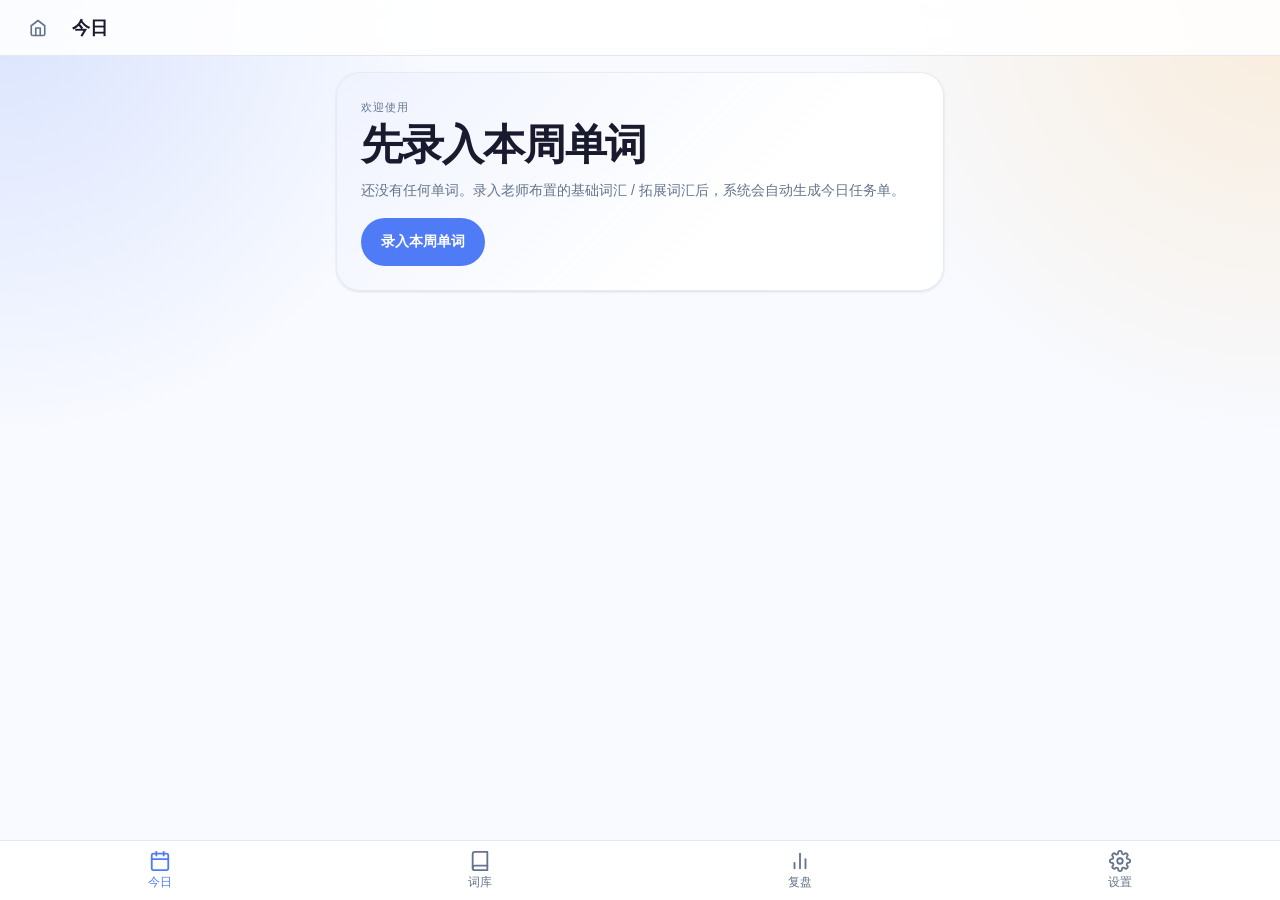
<file: vocab-review/index.html>
<!DOCTYPE html>
<html lang="zh-CN">
<head>
  <meta charset="UTF-8" />
  <meta name="viewport" content="width=device-width, initial-scale=1.0, viewport-fit=cover" />
  <meta name="theme-color" content="#4F7BF7" />
  <meta name="apple-mobile-web-app-capable" content="yes" />
  <meta name="apple-mobile-web-app-status-bar-style" content="default" />
  <meta name="apple-mobile-web-app-title" content="KET单词" />
  <meta name="description" content="KET 单词滚动复习系统 — 间隔重复，科学记词" />

  <title>KET 单词复习</title>

  <link rel="manifest" href="manifest.json" />
  <link rel="apple-touch-icon" href="assets/icons/icon-192.png" />

  <!-- 设计令牌（全局变量） -->
  <link rel="stylesheet" href="../shared/design-tokens.css" />
  <!-- 应用样式 -->
  <link rel="stylesheet" href="css/main.css" />
</head>
<body>

  <!-- ==================== 顶部标题栏 ==================== -->
  <header class="app-header" id="appHeader">
    <a href="/" class="btn-icon header-home" aria-label="返回主页">
      <svg width="18" height="18" viewBox="0 0 24 24" fill="none" stroke="currentColor" stroke-width="2.2" stroke-linecap="round" stroke-linejoin="round">
        <path d="M3 9l9-7 9 7v11a2 2 0 0 1-2 2H5a2 2 0 0 1-2-2z"/>
        <polyline points="9 22 9 12 15 12 15 22"/>
      </svg>
    </a>
    <button class="btn-icon header-back hidden" id="btnBack" aria-label="返回">
      <svg width="20" height="20" viewBox="0 0 24 24" fill="none" stroke="currentColor" stroke-width="2.5" stroke-linecap="round" stroke-linejoin="round">
        <polyline points="15 18 9 12 15 6"></polyline>
      </svg>
    </button>
    <h1 class="header-title" id="headerTitle">KET 单词复习</h1>
    <div class="header-actions" id="headerActions"></div>
  </header>

  <!-- ==================== 页面容器 ==================== -->
  <main class="page-container" id="pageContainer">

    <!-- 首页 -->
    <section class="page" id="pageHome" data-page="home">
      <!-- 由 app.js 动态渲染 -->
    </section>

    <!-- 今日任务单 -->
    <section class="page hidden" id="pagePractice" data-page="practice">
    </section>

    <!-- 单词本 -->
    <section class="page hidden" id="pageWords" data-page="words">
    </section>

    <!-- 录入单词 -->
    <section class="page hidden" id="pageImport" data-page="import">
    </section>

    <!-- 上传与批改 -->
    <section class="page hidden" id="pageErrors" data-page="errors">
    </section>

    <!-- 统计 -->
    <section class="page hidden" id="pageStats" data-page="stats">
    </section>

    <!-- 设置 -->
    <section class="page hidden" id="pageSettings" data-page="settings">
    </section>

  </main>

  <!-- ==================== 底部导航 ==================== -->
  <nav class="bottom-nav" id="bottomNav" aria-label="主导航">
    <button class="nav-item active" data-route="/" aria-label="今日">
      <svg class="nav-icon" viewBox="0 0 24 24" fill="none" stroke="currentColor" stroke-width="2" stroke-linecap="round" stroke-linejoin="round">
        <rect x="3" y="4" width="18" height="18" rx="2"/>
        <line x1="16" y1="2" x2="16" y2="6"/>
        <line x1="8" y1="2" x2="8" y2="6"/>
        <line x1="3" y1="10" x2="21" y2="10"/>
      </svg>
      <span class="nav-label">今日</span>
    </button>
    <button class="nav-item" data-route="/words" aria-label="词库">
      <svg class="nav-icon" viewBox="0 0 24 24" fill="none" stroke="currentColor" stroke-width="2" stroke-linecap="round" stroke-linejoin="round">
        <path d="M4 19.5A2.5 2.5 0 0 1 6.5 17H20"/>
        <path d="M6.5 2H20v20H6.5A2.5 2.5 0 0 1 4 19.5v-15A2.5 2.5 0 0 1 6.5 2z"/>
      </svg>
      <span class="nav-label">词库</span>
    </button>
    <button class="nav-item" data-route="/stats" aria-label="复盘">
      <svg class="nav-icon" viewBox="0 0 24 24" fill="none" stroke="currentColor" stroke-width="2" stroke-linecap="round" stroke-linejoin="round">
        <line x1="18" y1="20" x2="18" y2="10"/>
        <line x1="12" y1="20" x2="12" y2="4"/>
        <line x1="6" y1="20" x2="6" y2="14"/>
      </svg>
      <span class="nav-label">复盘</span>
    </button>
    <button class="nav-item" data-route="/settings" aria-label="设置">
      <svg class="nav-icon" viewBox="0 0 24 24" fill="none" stroke="currentColor" stroke-width="2" stroke-linecap="round" stroke-linejoin="round">
        <circle cx="12" cy="12" r="3"/>
        <path d="M19.4 15a1.65 1.65 0 0 0 .33 1.82l.06.06a2 2 0 0 1-2.83 2.83l-.06-.06a1.65 1.65 0 0 0-1.82-.33 1.65 1.65 0 0 0-1 1.51V21a2 2 0 0 1-4 0v-.09A1.65 1.65 0 0 0 9 19.4a1.65 1.65 0 0 0-1.82.33l-.06.06a2 2 0 0 1-2.83-2.83l.06-.06A1.65 1.65 0 0 0 4.68 15a1.65 1.65 0 0 0-1.51-1H3a2 2 0 0 1 0-4h.09A1.65 1.65 0 0 0 4.6 9a1.65 1.65 0 0 0-.33-1.82l-.06-.06a2 2 0 0 1 2.83-2.83l.06.06A1.65 1.65 0 0 0 9 4.68a1.65 1.65 0 0 0 1-1.51V3a2 2 0 0 1 4 0v.09a1.65 1.65 0 0 0 1 1.51 1.65 1.65 0 0 0 1.82-.33l.06-.06a2 2 0 0 1 2.83 2.83l-.06.06A1.65 1.65 0 0 0 19.4 9a1.65 1.65 0 0 0 1.51 1H21a2 2 0 0 1 0 4h-.09a1.65 1.65 0 0 0-1.51 1z"/>
      </svg>
      <span class="nav-label">设置</span>
    </button>
  </nav>

  <!-- ==================== 全局 Toast 通知 ==================== -->
  <div class="toast-container" id="toastContainer" aria-live="polite"></div>

  <!-- ==================== 全局加载遮罩 ==================== -->
  <div class="loading-overlay hidden" id="loadingOverlay">
    <div class="loading-spinner"></div>
  </div>

  <!-- ==================== SW 更新提示 ==================== -->
  <div class="sw-update-banner hidden" id="swUpdateBanner">
    <span>发现新版本，刷新后生效</span>
    <button class="btn-sm btn-primary" id="btnSwUpdate">立即刷新</button>
    <button class="btn-icon" id="btnSwDismiss" aria-label="稍后">✕</button>
  </div>

  <!-- ==================== 脚本 ==================== -->
  <script type="module" src="js/app.js"></script>

</body>
</html>
</file>
<file: shared/design-tokens.css>
/* KET English — 设计令牌 (Design Tokens)
 * 所有颜色、字体、间距、圆角、阴影的精确值
 * 两个子系统共用此文件，禁止在其他文件中硬编码这些值
 */

:root {
  /* 主色 */
  --color-primary:       #4F7BF7;
  --color-primary-dark:  #3A63E0;
  --color-primary-light: #EEF2FF;

  /* 掌握等级状态色 */
  --color-red:           #F44336;
  --color-red-light:     #FFEBEE;
  --color-yellow:        #FFC107;
  --color-yellow-light:  #FFF8E1;
  --color-green:         #4CAF50;
  --color-green-light:   #E8F5E9;

  /* 语义色 */
  --color-success:       #4CAF50;
  --color-error:         #F44336;
  --color-warning:       #FF9800;
  --color-info:          #2196F3;

  /* 文字色 */
  --color-text-primary:  #1A1A2E;
  --color-text-secondary:#64748B;
  --color-text-disabled: #B0BEC5;
  --color-text-inverse:  #FFFFFF;

  /* 背景/表面 */
  --color-bg:            #F8FAFF;
  --color-surface:       #FFFFFF;
  --color-border:        #E2E8F0;
  --color-divider:       #F1F5F9;

  /* 间距（8px 栅格） */
  --space-1:  4px;
  --space-2:  8px;
  --space-3:  12px;
  --space-4:  16px;
  --space-5:  20px;
  --space-6:  24px;
  --space-8:  32px;
  --space-10: 40px;
  --space-12: 48px;
  --space-16: 64px;

  /* 圆角 */
  --radius-sm:   8px;
  --radius-md:   12px;
  --radius-lg:   16px;
  --radius-xl:   24px;
  --radius-full: 9999px;

  /* 字体 */
  --font-family: 'PingFang SC', 'Helvetica Neue', 'Arial', sans-serif;
  --font-size-xs:   12px;
  --font-size-sm:   14px;
  --font-size-base: 16px;
  --font-size-lg:   18px;
  --font-size-xl:   22px;
  --font-size-2xl:  28px;
  --font-size-hero: 52px;  /* 首页大数字 */

  --font-weight-normal: 400;
  --font-weight-medium: 500;
  --font-weight-bold:   700;

  --line-height-tight:  1.25;
  --line-height-normal: 1.5;
  --line-height-loose:  1.75;

  /* 阴影 */
  --shadow-sm: 0 1px 3px rgba(0,0,0,0.08), 0 1px 2px rgba(0,0,0,0.04);
  --shadow-md: 0 4px 12px rgba(0,0,0,0.10), 0 2px 4px rgba(0,0,0,0.05);
  --shadow-lg: 0 8px 24px rgba(0,0,0,0.12), 0 4px 8px rgba(0,0,0,0.06);

  /* 动效 */
  --transition-fast:   150ms ease;
  --transition-base:   250ms ease;
  --transition-slow:   400ms ease;

  /* 布局 */
  --nav-height:         60px;   /* 底部导航高度 */
  --player-height:      80px;   /* 系统B底部播放器高度 */
  --header-height:      56px;   /* 顶部标题栏高度 */
  --touch-target-min:   44px;   /* 最小触摸目标 */
  --content-max-width:  640px;  /* 内容最大宽度（平板适配） */
}

@media (prefers-color-scheme: dark) {
  :root:not([data-theme]) {
    --color-primary:        #7aa2ff;
    --color-primary-dark:   #93b4ff;
    --color-primary-light:  #182645;
    --color-red:            #ff7b72;
    --color-red-light:      #3a1f24;
    --color-yellow:         #f2cc60;
    --color-yellow-light:   #3b3215;
    --color-green:          #7ee787;
    --color-green-light:    #173620;
    --color-success:        #7ee787;
    --color-error:          #ff7b72;
    --color-warning:        #f2cc60;
    --color-info:           #79c0ff;
    --color-text-primary:   #f3f6fb;
    --color-text-secondary: #b8c1d1;
    --color-text-disabled:  #7c869b;
    --color-text-inverse:   #0f172a;
    --color-bg:             #0b1220;
    --color-surface:        #111827;
    --color-border:         #243041;
    --color-divider:        #172132;
    --shadow-sm:            0 1px 3px rgba(0,0,0,0.35), 0 1px 2px rgba(0,0,0,0.2);
    --shadow-md:            0 10px 24px rgba(0,0,0,0.32), 0 4px 8px rgba(0,0,0,0.2);
    --shadow-lg:            0 16px 32px rgba(0,0,0,0.4), 0 8px 16px rgba(0,0,0,0.24);
  }
}

:root[data-theme="dark"] {
  --color-primary:        #7aa2ff;
  --color-primary-dark:   #93b4ff;
  --color-primary-light:  #182645;
  --color-red:            #ff7b72;
  --color-red-light:      #3a1f24;
  --color-yellow:         #f2cc60;
  --color-yellow-light:   #3b3215;
  --color-green:          #7ee787;
  --color-green-light:    #173620;
  --color-success:        #7ee787;
  --color-error:          #ff7b72;
  --color-warning:        #f2cc60;
  --color-info:           #79c0ff;
  --color-text-primary:   #f3f6fb;
  --color-text-secondary: #b8c1d1;
  --color-text-disabled:  #7c869b;
  --color-text-inverse:   #0f172a;
  --color-bg:             #0b1220;
  --color-surface:        #111827;
  --color-border:         #243041;
  --color-divider:        #172132;
  --shadow-sm:            0 1px 3px rgba(0,0,0,0.35), 0 1px 2px rgba(0,0,0,0.2);
  --shadow-md:            0 10px 24px rgba(0,0,0,0.32), 0 4px 8px rgba(0,0,0,0.2);
  --shadow-lg:            0 16px 32px rgba(0,0,0,0.4), 0 8px 16px rgba(0,0,0,0.24);
}

/* 动效降级：用户偏好减少动效时全部关闭 */
@media (prefers-reduced-motion: reduce) {
  *,
  *::before,
  *::after {
    animation-duration: 0.01ms !important;
    animation-iteration-count: 1 !important;
    transition-duration: 0.01ms !important;
  }
}
</file>
<file: listening-player/css/main.css>
/* listening-player/css/main.css
 * 系统B 样式 — 继承 design-tokens.css，扩展播放器专属组件
 */

/* ========== Reset & Base（与系统A一致）========== */
*, *::before, *::after {
  box-sizing: border-box;
  margin: 0;
  padding: 0;
  -webkit-tap-highlight-color: transparent;
}

html {
  font-size: var(--font-size-base);
  font-family: var(--font-family);
  color: var(--color-text-primary);
  background: var(--color-bg);
  -webkit-font-smoothing: antialiased;
}

body {
  min-height: 100dvh;
  display: flex;
  flex-direction: column;
  overflow-x: hidden;
}

/* ========== 布局骨架 ========== */
.app-header {
  position: fixed;
  top: 0; left: 0; right: 0;
  height: var(--header-height);
  background: var(--color-surface);
  border-bottom: 1px solid var(--color-border);
  display: flex;
  align-items: center;
  padding: 0 var(--space-4);
  gap: var(--space-3);
  z-index: 100;
  padding-top: env(safe-area-inset-top, 0);
}

.header-title {
  flex: 1;
  font-size: var(--font-size-lg);
  font-weight: var(--font-weight-bold);
  white-space: nowrap;
  overflow: hidden;
  text-overflow: ellipsis;
}

.header-actions {
  display: flex;
  gap: var(--space-2);
}

/* 训练页时底部有播放器，需要额外边距 */
.page-container {
  flex: 1;
  margin-top: var(--header-height);
  margin-bottom: var(--nav-height);
  overflow-y: auto;
  -webkit-overflow-scrolling: touch;
}

.page-container.with-player {
  margin-bottom: calc(var(--nav-height) + var(--player-height));
}

.bottom-nav {
  position: fixed;
  bottom: 0; left: 0; right: 0;
  height: var(--nav-height);
  background: var(--color-surface);
  border-top: 1px solid var(--color-border);
  display: flex;
  align-items: center;
  justify-content: space-around;
  z-index: 100;
  padding-bottom: env(safe-area-inset-bottom, 0);
}

.nav-item {
  flex: 1;
  display: flex;
  flex-direction: column;
  align-items: center;
  justify-content: center;
  gap: 2px;
  padding: var(--space-2) 0;
  border: none;
  background: none;
  color: var(--color-text-secondary);
  cursor: pointer;
  transition: color var(--transition-fast);
  min-height: var(--touch-target-min);
}

.nav-item.active { color: var(--color-primary); }
.nav-icon { width: 22px; height: 22px; flex-shrink: 0; }
.nav-label { font-size: var(--font-size-xs); font-weight: var(--font-weight-medium); line-height: 1; }

.page { min-height: 100%; padding: var(--space-4); }
.hidden { display: none !important; }

/* ========== 通用组件（与系统A共享模式）========== */
.card { background: var(--color-surface); border-radius: var(--radius-lg); padding: var(--space-4); box-shadow: var(--shadow-sm); }
.card-lg { padding: var(--space-6); border-radius: var(--radius-xl); }

.btn {
  display: inline-flex; align-items: center; justify-content: center; gap: var(--space-2);
  min-height: var(--touch-target-min); padding: 0 var(--space-6);
  border: none; border-radius: var(--radius-full);
  font-size: var(--font-size-base); font-weight: var(--font-weight-medium); font-family: var(--font-family);
  cursor: pointer; transition: all var(--transition-fast); user-select: none; white-space: nowrap;
}
.btn:active { transform: scale(0.97); }
.btn-primary { background: var(--color-primary); color: var(--color-text-inverse); }
.btn-primary:hover { background: var(--color-primary-dark); }
.btn-secondary { background: var(--color-primary-light); color: var(--color-primary); }
.btn-danger { background: var(--color-red-light); color: var(--color-red); }
.btn-ghost { background: transparent; color: var(--color-text-secondary); border: 1px solid var(--color-border); }
.btn-full { width: 100%; }
.btn-sm { min-height: 36px; padding: 0 var(--space-4); font-size: var(--font-size-sm); }

.btn-icon {
  display: inline-flex; align-items: center; justify-content: center;
  width: var(--touch-target-min); height: var(--touch-target-min);
  border: none; background: none; border-radius: var(--radius-md);
  cursor: pointer; color: var(--color-text-secondary); transition: all var(--transition-fast); flex-shrink: 0;
}
.btn-icon:hover { background: var(--color-divider); color: var(--color-text-primary); }
.header-home { text-decoration: none; }

.section-title {
  font-size: var(--font-size-xs); font-weight: var(--font-weight-bold);
  color: var(--color-text-secondary); text-transform: uppercase; letter-spacing: 0.08em;
  padding: var(--space-4) 0 var(--space-2);
}

.form-group { display: flex; flex-direction: column; gap: var(--space-1); margin-bottom: var(--space-4); }
.form-label { font-size: var(--font-size-sm); font-weight: var(--font-weight-medium); color: var(--color-text-secondary); }
.form-input, .form-select, .form-textarea {
  width: 100%; padding: var(--space-3) var(--space-4);
  border: 1.5px solid var(--color-border); border-radius: var(--radius-md);
  font-size: var(--font-size-base); font-family: var(--font-family);
  color: var(--color-text-primary); background: var(--color-surface);
  outline: none; transition: border-color var(--transition-fast);
  min-height: var(--touch-target-min);
}
.form-textarea { min-height: 160px; resize: vertical; }
.form-input:focus, .form-select:focus, .form-textarea:focus { border-color: var(--color-primary); }
.form-hint { font-size: var(--font-size-xs); color: var(--color-text-disabled); }

.empty-state { display: flex; flex-direction: column; align-items: center; justify-content: center; padding: var(--space-16) var(--space-8); text-align: center; gap: var(--space-4); }
.empty-state-icon { width: 64px; height: 64px; color: var(--color-text-disabled); }
.empty-state-title { font-size: var(--font-size-lg); font-weight: var(--font-weight-bold); color: var(--color-text-secondary); }
.empty-state-desc { font-size: var(--font-size-sm); color: var(--color-text-disabled); line-height: var(--line-height-loose); }

.loading-overlay { position: fixed; inset: 0; background: rgba(15,23,42,0.18); display: flex; align-items: center; justify-content: center; z-index: 300; backdrop-filter: blur(2px); }
.loading-spinner { width: 40px; height: 40px; border: 3px solid var(--color-border); border-top-color: var(--color-primary); border-radius: 50%; animation: spin 0.8s linear infinite; }
@keyframes spin { to { transform: rotate(360deg); } }

.toast-container { position: fixed; bottom: calc(var(--nav-height) + var(--space-4)); left: 50%; transform: translateX(-50%); z-index: 200; display: flex; flex-direction: column; align-items: center; gap: var(--space-2); pointer-events: none; width: min(90vw, 360px); }
.toast { background: var(--color-text-primary); color: var(--color-bg); padding: var(--space-3) var(--space-5); border-radius: var(--radius-full); font-size: var(--font-size-sm); box-shadow: var(--shadow-lg); animation: toast-in var(--transition-base) ease; pointer-events: auto; text-align: center; }
.toast.toast-success { background: var(--color-success); }
.toast.toast-error   { background: var(--color-error); }
.toast.toast-warning { background: var(--color-warning); color: var(--color-text-primary); }
@keyframes toast-in { from { opacity: 0; transform: translateY(8px); } to { opacity: 1; transform: translateY(0); } }

.sw-update-banner { position: fixed; top: var(--header-height); left: var(--space-4); right: var(--space-4); background: var(--color-primary); color: var(--color-text-inverse); padding: var(--space-3) var(--space-4); border-radius: var(--radius-md); display: flex; align-items: center; gap: var(--space-3); z-index: 150; box-shadow: var(--shadow-md); animation: slide-down var(--transition-base) ease; }
.sw-update-banner span { flex: 1; font-size: var(--font-size-sm); }
@keyframes slide-down { from { transform: translateY(-100%); opacity: 0; } to { transform: translateY(0); opacity: 1; } }

/* ========== 套题卡片 ========== */
.set-card {
  background: var(--color-surface);
  border-radius: var(--radius-lg);
  padding: var(--space-4);
  box-shadow: var(--shadow-sm);
  margin-bottom: var(--space-3);
  cursor: pointer;
  transition: box-shadow var(--transition-fast), transform var(--transition-fast);
  border: 1.5px solid var(--color-border);
  position: relative;
}

.set-card:hover {
  box-shadow: var(--shadow-md);
  border-color: var(--color-primary);
}
.set-card:active { transform: scale(0.99); }

.set-card-title {
  font-size: var(--font-size-base);
  font-weight: var(--font-weight-bold);
  margin-bottom: var(--space-1);
}

.set-card-meta {
  font-size: var(--font-size-xs);
  color: var(--color-text-secondary);
  display: flex;
  gap: var(--space-3);
  flex-wrap: wrap;
}

.set-card-actions {
  position: absolute;
  top: var(--space-3);
  right: var(--space-3);
  display: flex;
  gap: var(--space-1);
}

/* ========== 句段列表 ========== */
.segment-list {
  display: flex;
  flex-direction: column;
  gap: var(--space-2);
}

.segment-item {
  background: var(--color-surface);
  border-radius: var(--radius-md);
  padding: var(--space-3) var(--space-4);
  box-shadow: var(--shadow-sm);
  border-left: 3px solid var(--color-border);
  transition: all var(--transition-fast);
  cursor: pointer;
}

.segment-item:hover { border-left-color: var(--color-primary); }
.segment-item.active {
  border-left-color: var(--color-primary);
  background: var(--color-primary-light);
  box-shadow: var(--shadow-md);
}

.segment-item.difficult {
  border-left-color: var(--color-red);
}

.segment-item.resolved {
  border-left-color: var(--color-green);
  opacity: 0.7;
}

.segment-number {
  font-size: var(--font-size-xs);
  color: var(--color-text-disabled);
  margin-bottom: 2px;
}

.segment-text {
  font-size: var(--font-size-sm);
  line-height: var(--line-height-normal);
  color: var(--color-text-primary);
}

.segment-text.blurred {
  filter: blur(4px);
  user-select: none;
  -webkit-user-select: none;
}

.segment-meta {
  display: flex;
  align-items: center;
  gap: var(--space-2);
  margin-top: var(--space-1);
  font-size: var(--font-size-xs);
  color: var(--color-text-secondary);
}

.segment-time {
  font-family: monospace;
  font-size: var(--font-size-xs);
  color: var(--color-text-disabled);
}

.segment-actions {
  display: flex;
  gap: var(--space-1);
  margin-left: auto;
}

/* ========== 底部播放器栏 ========== */
.player-bar {
  position: fixed;
  bottom: var(--nav-height);
  left: 0;
  right: 0;
  background: var(--color-surface);
  border-top: 1px solid var(--color-border);
  z-index: 90;
  box-shadow: var(--shadow-md);
}

.player-bar-inner {
  display: flex;
  align-items: center;
  gap: var(--space-3);
  padding: var(--space-3) var(--space-4) var(--space-2);
  height: calc(var(--player-height) - 8px);
}

.player-info {
  flex: 1;
  min-width: 0;
  overflow: hidden;
}

.player-seg-text {
  font-size: var(--font-size-sm);
  font-weight: var(--font-weight-medium);
  white-space: nowrap;
  overflow: hidden;
  text-overflow: ellipsis;
}

.player-seg-meta {
  font-size: var(--font-size-xs);
  color: var(--color-text-secondary);
  margin-top: 2px;
}

.player-controls {
  display: flex;
  align-items: center;
  gap: var(--space-1);
}

.player-btn {
  display: flex; align-items: center; justify-content: center;
  width: 40px; height: 40px;
  border: none; background: none;
  color: var(--color-text-primary);
  border-radius: 50%;
  cursor: pointer;
  transition: all var(--transition-fast);
  flex-shrink: 0;
}

.player-btn:hover { background: var(--color-divider); }
.player-btn:active { transform: scale(0.92); }

.player-btn-main {
  width: 48px; height: 48px;
  background: var(--color-primary);
  color: white;
}

.player-btn-main:hover { background: var(--color-primary-dark); }

.player-extras {
  display: flex;
  flex-direction: column;
  align-items: center;
  gap: 4px;
}

.player-speed-btn {
  padding: 2px var(--space-2);
  border: 1.5px solid var(--color-border);
  border-radius: var(--radius-full);
  background: none;
  font-size: var(--font-size-xs);
  font-weight: var(--font-weight-bold);
  cursor: pointer;
  color: var(--color-text-primary);
  transition: all var(--transition-fast);
  min-width: 44px;
  text-align: center;
}

.player-speed-btn:hover,
.player-speed-btn.active {
  background: var(--color-primary);
  border-color: var(--color-primary);
  color: white;
}

.player-loop-btn {
  display: flex; align-items: center; justify-content: center;
  width: 32px; height: 32px;
  border: none; background: none;
  color: var(--color-text-secondary);
  border-radius: var(--radius-md);
  cursor: pointer;
  transition: all var(--transition-fast);
}

.player-loop-btn.active { color: var(--color-primary); }

/* 进度条 */
.player-seek-wrap {
  padding: 0 var(--space-4) var(--space-2);
}

.player-seek-track {
  position: relative;
  width: 100%;
  height: 4px;
  background: var(--color-divider);
  border-radius: var(--radius-full);
  cursor: pointer;
}

.player-seek-fill {
  position: absolute;
  left: 0; top: 0; bottom: 0;
  background: var(--color-primary);
  border-radius: var(--radius-full);
  width: 0;
  pointer-events: none;
}

.player-seek-thumb {
  position: absolute;
  top: 50%;
  transform: translate(-50%, -50%);
  width: 14px; height: 14px;
  background: var(--color-primary);
  border: 2px solid var(--color-surface);
  border-radius: 50%;
  box-shadow: var(--shadow-sm);
  left: 0;
  pointer-events: none;
  transition: transform var(--transition-fast);
}

.player-seek-track:hover .player-seek-thumb {
  transform: translate(-50%, -50%) scale(1.3);
}

/* ========== 切分校正页 ========== */
.seg-editor {
  background: var(--color-surface);
  border-radius: var(--radius-lg);
  overflow: hidden;
  box-shadow: var(--shadow-sm);
}

.seg-editor-item {
  display: flex;
  align-items: flex-start;
  gap: var(--space-3);
  padding: var(--space-3) var(--space-4);
  border-bottom: 1px solid var(--color-divider);
  transition: background var(--transition-fast);
}

.seg-editor-item:last-child { border-bottom: none; }
.seg-editor-item.editing { background: var(--color-primary-light); }

.seg-editor-num {
  font-size: var(--font-size-xs);
  color: var(--color-text-disabled);
  min-width: 20px;
  padding-top: 2px;
}

.seg-editor-body { flex: 1; min-width: 0; }

.seg-editor-text {
  font-size: var(--font-size-sm);
  line-height: var(--line-height-normal);
  margin-bottom: var(--space-1);
  word-break: break-all;
}

.seg-editor-times {
  display: flex;
  gap: var(--space-2);
  align-items: center;
}

.seg-time-input {
  width: 90px;
  padding: 2px var(--space-2);
  border: 1px solid var(--color-border);
  border-radius: var(--radius-sm);
  font-size: var(--font-size-xs);
  font-family: monospace;
  text-align: center;
  color: var(--color-text-primary);
  background: var(--color-surface);
  outline: none;
}

.seg-time-input:focus { border-color: var(--color-primary); }

.seg-editor-ops {
  display: flex;
  gap: var(--space-1);
  flex-shrink: 0;
}

.seg-op-btn {
  display: flex; align-items: center; justify-content: center;
  width: 30px; height: 30px;
  border: none; background: none;
  border-radius: var(--radius-sm);
  cursor: pointer;
  color: var(--color-text-secondary);
  font-size: var(--font-size-xs);
  transition: all var(--transition-fast);
}

.seg-op-btn:hover { background: var(--color-divider); color: var(--color-text-primary); }
.seg-op-btn.danger:hover { background: var(--color-red-light); color: var(--color-red); }

/* ========== 模式切换标签 ========== */
.mode-tabs {
  display: flex;
  background: var(--color-divider);
  border-radius: var(--radius-full);
  padding: 3px;
  margin-bottom: var(--space-4);
}

.mode-tab {
  flex: 1;
  padding: var(--space-2) var(--space-3);
  border: none;
  background: none;
  border-radius: var(--radius-full);
  font-size: var(--font-size-sm);
  font-weight: var(--font-weight-medium);
  color: var(--color-text-secondary);
  cursor: pointer;
  transition: all var(--transition-fast);
  text-align: center;
}

.mode-tab.active {
  background: var(--color-surface);
  color: var(--color-text-primary);
  box-shadow: var(--shadow-sm);
}

/* ========== 难句标记徽章 ========== */
.badge-difficult {
  display: inline-flex; align-items: center;
  padding: 2px var(--space-2);
  border-radius: var(--radius-full);
  font-size: var(--font-size-xs);
  font-weight: var(--font-weight-bold);
  background: var(--color-red-light);
  color: var(--color-red);
}

.badge-resolved {
  background: var(--color-green-light);
  color: var(--color-green);
}

/* ========== 统计卡片 ========== */
.stat-card { display: flex; flex-direction: column; align-items: center; justify-content: center; padding: var(--space-5) var(--space-4); background: var(--color-surface); border-radius: var(--radius-lg); box-shadow: var(--shadow-sm); text-align: center; }
.stat-number { font-size: var(--font-size-2xl); font-weight: var(--font-weight-bold); color: var(--color-primary); line-height: 1; }
.stat-label { font-size: var(--font-size-xs); color: var(--color-text-secondary); margin-top: var(--space-1); }

/* ========== 录音波形占位 ========== */
.waveform-placeholder {
  width: 100%;
  height: 48px;
  background: linear-gradient(90deg,
    var(--color-divider) 0%,
    var(--color-border) 30%,
    var(--color-divider) 60%,
    var(--color-border) 100%
  );
  border-radius: var(--radius-sm);
  display: flex;
  align-items: center;
  justify-content: center;
  color: var(--color-text-disabled);
  font-size: var(--font-size-xs);
}

/* ========== 整体播放进度条（训练页顶部）========== */
.global-seek-bar {
  position: sticky;
  top: 0;
  z-index: 50;
  background: var(--color-surface);
  border-bottom: 1px solid var(--color-border);
  padding: var(--space-2) var(--space-4);
}

.global-seek-track {
  position: relative;
  width: 100%;
  height: 6px;
  background: var(--color-divider);
  border-radius: var(--radius-full);
  cursor: pointer;
}

.global-seek-fill {
  position: absolute;
  left: 0; top: 0; bottom: 0;
  background: var(--color-primary);
  border-radius: var(--radius-full);
  width: 0;
  pointer-events: none;
}

.global-seek-time {
  display: flex;
  justify-content: space-between;
  font-size: var(--font-size-xs);
  color: var(--color-text-secondary);
  margin-top: 4px;
  font-family: monospace;
}

/* ========== 循环计数器 ========== */
.loop-counter {
  display: inline-flex;
  align-items: center;
  gap: var(--space-1);
  padding: 2px var(--space-2);
  background: var(--color-divider);
  border-radius: var(--radius-full);
  font-size: var(--font-size-xs);
  color: var(--color-text-secondary);
}

.loop-counter.active {
  background: var(--color-primary-light);
  color: var(--color-primary);
}

/* ========== 响应式 ========== */
@media (min-width: 600px) {
  /* page-container 是普通流元素，用 margin: auto 居中 */
  .page-container {
    max-width: var(--content-max-width);
    margin-left: auto;
    margin-right: auto;
  }
  /* fixed 定位元素用 left+transform 居中 */
  .bottom-nav, .app-header, .player-bar {
    max-width: var(--content-max-width);
    left: 50%; transform: translateX(-50%);
  }
  .bottom-nav, .player-bar { border-radius: var(--radius-xl) var(--radius-xl) 0 0; }
}
</file>
<file: vocab-review/css/main.css>
/* vocab-review/css/main.css
 * 纸质任务单闭环版 UI
 */

*, *::before, *::after {
  box-sizing: border-box;
  margin: 0;
  padding: 0;
  -webkit-tap-highlight-color: transparent;
}

html {
  font-size: var(--font-size-base);
  font-family: var(--font-family);
  color: var(--color-text-primary);
  background: var(--color-bg);
  -webkit-font-smoothing: antialiased;
}

body {
  min-height: 100dvh;
  background:
    radial-gradient(circle at top left, rgba(79, 123, 247, 0.18), transparent 28%),
    radial-gradient(circle at top right, rgba(255, 152, 0, 0.14), transparent 28%),
    var(--color-bg);
}

.app-header {
  position: fixed;
  top: 0;
  left: 0;
  right: 0;
  z-index: 20;
  height: var(--header-height);
  display: flex;
  align-items: center;
  gap: var(--space-3);
  padding: 0 var(--space-4);
  background: color-mix(in srgb, var(--color-surface) 88%, transparent);
  backdrop-filter: blur(16px);
  border-bottom: 1px solid var(--color-border);
}

.header-title {
  flex: 1;
  font-size: var(--font-size-lg);
  font-weight: var(--font-weight-bold);
}

.header-actions {
  display: flex;
  gap: var(--space-2);
}

.page-container {
  width: min(100%, var(--content-max-width));
  margin: 0 auto;
  padding-top: calc(var(--header-height) + var(--space-4));
  padding-bottom: calc(var(--nav-height) + var(--space-8));
}

.page {
  min-height: 100%;
  padding: 0 var(--space-4) var(--space-6);
}

.bottom-nav {
  position: fixed;
  left: 0;
  right: 0;
  bottom: 0;
  z-index: 30;
  height: var(--nav-height);
  display: flex;
  align-items: center;
  justify-content: space-around;
  background: color-mix(in srgb, var(--color-surface) 96%, transparent);
  backdrop-filter: blur(14px);
  border-top: 1px solid var(--color-border);
}

.nav-item {
  flex: 1;
  border: 0;
  background: none;
  color: var(--color-text-secondary);
  display: flex;
  flex-direction: column;
  align-items: center;
  justify-content: center;
  gap: 2px;
  min-height: var(--touch-target-min);
}

.nav-item.active {
  color: var(--color-primary);
}

.nav-icon {
  width: 22px;
  height: 22px;
}

.nav-label {
  font-size: var(--font-size-xs);
  font-weight: var(--font-weight-medium);
}

.hidden {
  display: none !important;
}

.panel,
.hero-panel,
.sheet-card,
.placeholder-card {
  background: color-mix(in srgb, var(--color-surface) 94%, transparent);
  border: 1px solid color-mix(in srgb, var(--color-border) 80%, transparent);
  border-radius: var(--radius-xl);
  box-shadow: var(--shadow-sm);
}

.hero-panel {
  padding: var(--space-6);
  display: grid;
  gap: var(--space-4);
  margin-bottom: var(--space-4);
  background:
    linear-gradient(135deg, color-mix(in srgb, var(--color-primary-light) 92%, transparent), transparent 65%),
    color-mix(in srgb, var(--color-surface) 92%, transparent);
}

.eyebrow,
.section-kicker {
  display: inline-flex;
  align-items: center;
  gap: 6px;
  font-size: 11px;
  text-transform: uppercase;
  letter-spacing: 0.08em;
  color: var(--color-text-secondary);
}

.hero-copy h2 {
  font-size: clamp(30px, 7vw, 42px);
  line-height: 1.05;
  letter-spacing: -0.03em;
  margin: var(--space-2) 0 var(--space-3);
}

.hero-copy p,
.section-desc {
  color: var(--color-text-secondary);
  line-height: 1.65;
  font-size: var(--font-size-sm);
}

.hero-actions,
.task-toolbar,
.inline-form,
.filter-row,
.toggle-row {
  display: flex;
  gap: var(--space-3);
  align-items: center;
  flex-wrap: wrap;
}

.panel {
  padding: var(--space-5);
  margin-bottom: var(--space-4);
}

.panel-list {
  display: grid;
  gap: var(--space-3);
}

.section-head {
  display: flex;
  justify-content: space-between;
  align-items: flex-start;
  gap: var(--space-3);
  margin-bottom: var(--space-3);
}

.section-head h3 {
  font-size: var(--font-size-xl);
  line-height: 1.15;
}

.stat-grid,
.quick-grid {
  display: grid;
  gap: var(--space-3);
  margin-bottom: var(--space-4);
}

.stat-grid {
  grid-template-columns: repeat(2, minmax(0, 1fr));
}

.quick-grid {
  grid-template-columns: repeat(2, minmax(0, 1fr));
}

.stat-card,
.quick-card {
  border-radius: var(--radius-lg);
  border: 1px solid var(--color-border);
  background: var(--color-surface);
}

.stat-card {
  padding: var(--space-4);
  min-height: 132px;
}

.stat-card.accent-blue { background: linear-gradient(180deg, rgba(79,123,247,.12), transparent), var(--color-surface); }
.stat-card.accent-orange { background: linear-gradient(180deg, rgba(255,152,0,.12), transparent), var(--color-surface); }
.stat-card.accent-red { background: linear-gradient(180deg, rgba(244,67,54,.12), transparent), var(--color-surface); }
.stat-card.accent-green { background: linear-gradient(180deg, rgba(76,175,80,.12), transparent), var(--color-surface); }

.stat-label {
  font-size: var(--font-size-xs);
  color: var(--color-text-secondary);
  margin-bottom: var(--space-2);
}

.stat-value {
  font-size: clamp(28px, 6vw, 38px);
  font-weight: var(--font-weight-bold);
  letter-spacing: -0.03em;
}

.stat-meta {
  margin-top: var(--space-2);
  font-size: var(--font-size-sm);
  color: var(--color-text-secondary);
  line-height: 1.5;
}

.quick-card {
  display: flex;
  flex-direction: column;
  align-items: flex-start;
  gap: var(--space-2);
  padding: var(--space-4);
  cursor: pointer;
  text-align: left;
}

.quick-card strong {
  font-size: var(--font-size-base);
}

.quick-card span {
  font-size: var(--font-size-sm);
  color: var(--color-text-secondary);
  line-height: 1.55;
}

.status-track {
  display: grid;
  grid-template-columns: repeat(auto-fit, minmax(104px, 1fr));
  gap: var(--space-2);
}

.status-step {
  border: 1px dashed var(--color-border);
  border-radius: var(--radius-md);
  padding: var(--space-3);
  font-size: var(--font-size-sm);
  color: var(--color-text-disabled);
  display: flex;
  flex-direction: column;
  gap: 8px;
}

.status-step span {
  width: 12px;
  height: 12px;
  border-radius: 50%;
  background: var(--color-divider);
}

.status-step.active {
  color: var(--color-text-primary);
  border-style: solid;
}

.status-step.active span {
  background: var(--color-primary);
}

.status-pill,
.mastery-chip {
  display: inline-flex;
  align-items: center;
  justify-content: center;
  min-height: 28px;
  padding: 0 10px;
  border-radius: var(--radius-full);
  font-size: var(--font-size-xs);
  font-weight: var(--font-weight-bold);
}

.status-pill {
  color: var(--color-primary);
  background: var(--color-primary-light);
}

.mastery-red { color: var(--color-red); background: var(--color-red-light); }
.mastery-yellow { color: var(--color-yellow); background: var(--color-yellow-light); }
.mastery-green { color: var(--color-green); background: var(--color-green-light); }

.list-row {
  display: flex;
  align-items: center;
  justify-content: space-between;
  gap: var(--space-3);
  padding: var(--space-3) 0;
  border-top: 1px solid var(--color-divider);
}

.list-row:first-of-type {
  border-top: 0;
}

.list-title {
  font-size: var(--font-size-base);
  font-weight: var(--font-weight-medium);
}

.list-meta {
  margin-top: 4px;
  font-size: var(--font-size-sm);
  color: var(--color-text-secondary);
}

.table-panel {
  overflow: hidden;
}

.table-shell {
  overflow-x: auto;
  border-radius: var(--radius-lg);
  border: 1px solid var(--color-border);
}

.data-table,
.sheet-table {
  width: 100%;
  border-collapse: collapse;
  table-layout: fixed;
}

.data-table th,
.data-table td,
.sheet-table th,
.sheet-table td {
  padding: 12px 14px;
  border-bottom: 1px solid var(--color-divider);
  font-size: var(--font-size-sm);
  text-align: left;
  vertical-align: top;
}

.data-table th,
.sheet-table th {
  background: color-mix(in srgb, var(--color-primary-light) 44%, var(--color-surface));
  color: var(--color-text-secondary);
  font-weight: var(--font-weight-bold);
}

.sheet-preview {
  margin-bottom: var(--space-4);
}

.sheet-card {
  padding: var(--space-5);
}

.sheet-header {
  margin-bottom: var(--space-4);
}

.sheet-title {
  font-size: var(--font-size-xl);
  font-weight: var(--font-weight-bold);
}

.sheet-meta {
  margin-top: 6px;
  color: var(--color-text-secondary);
  font-size: var(--font-size-sm);
}

.sheet-section + .sheet-section {
  margin-top: var(--space-5);
}

.sheet-section-title {
  margin-bottom: var(--space-3);
  font-size: var(--font-size-base);
  font-weight: var(--font-weight-bold);
}

.task-columns {
  display: grid;
  grid-template-columns: repeat(2, minmax(0, 1fr));
  gap: var(--space-3);
}

.sheet-table-wrap {
  border: 1px solid var(--color-border);
  border-radius: var(--radius-lg);
  overflow: hidden;
}

.mini-title {
  padding: var(--space-3) var(--space-4);
  font-size: var(--font-size-sm);
  color: var(--color-text-secondary);
  background: var(--color-divider);
}

.answer-cell,
.mark-cell,
.empty-cell {
  min-height: 40px;
}

.empty-cell,
.empty-inline {
  color: var(--color-text-disabled);
}

.filter-row {
  margin-top: var(--space-3);
}

.filter-label {
  font-size: var(--font-size-sm);
  color: var(--color-text-secondary);
}

.compact-select {
  width: min(280px, 100%);
}

.form-grid {
  display: grid;
  grid-template-columns: repeat(2, minmax(0, 1fr));
  gap: var(--space-3);
}

.form-group {
  display: grid;
  gap: var(--space-2);
  margin-bottom: var(--space-3);
}

.form-label {
  font-size: var(--font-size-sm);
  color: var(--color-text-secondary);
}

.form-input,
.form-select,
.form-textarea {
  width: 100%;
  min-height: 48px;
  padding: 0 var(--space-4);
  border-radius: var(--radius-md);
  border: 1px solid var(--color-border);
  background: var(--color-surface);
  color: var(--color-text-primary);
  font: inherit;
}

.paste-upload {
  display: grid;
  gap: var(--space-2);
  padding: var(--space-3);
  border: 1px dashed var(--color-border);
  border-radius: var(--radius-lg);
  background:
    linear-gradient(180deg, color-mix(in srgb, var(--color-primary-light) 28%, transparent), transparent),
    var(--color-surface);
  transition: border-color var(--transition-fast), box-shadow var(--transition-fast), background var(--transition-fast);
}

.paste-upload:focus-within {
  border-color: var(--color-primary);
  box-shadow: 0 0 0 4px color-mix(in srgb, var(--color-primary-light) 72%, transparent);
}

.paste-upload.has-file {
  border-style: solid;
  border-color: color-mix(in srgb, var(--color-primary) 55%, var(--color-border));
}

.paste-upload-meta {
  font-size: var(--font-size-sm);
  color: var(--color-text-secondary);
  line-height: 1.55;
}

.grading-image-preview {
  margin-bottom: var(--space-4);
  border-radius: var(--radius-lg);
  overflow: hidden;
  border: 1px solid var(--color-border);
  background: var(--color-surface);
}

.grading-preview-image {
  display: block;
  width: 100%;
  max-height: 480px;
  object-fit: contain;
  background: var(--color-divider);
}

.review-summary-grid,
.review-grid {
  display: grid;
  gap: var(--space-3);
}

.review-summary-grid {
  grid-template-columns: repeat(3, minmax(0, 1fr));
  margin-bottom: var(--space-4);
}

.review-summary-card {
  padding: var(--space-4);
  border-radius: var(--radius-lg);
  background: color-mix(in srgb, var(--color-primary-light) 36%, var(--color-surface));
  border: 1px solid var(--color-border);
}

.review-summary-card strong {
  display: block;
  font-size: clamp(22px, 4vw, 30px);
  line-height: 1;
  margin-bottom: var(--space-2);
}

.review-summary-card span {
  color: var(--color-text-secondary);
  font-size: var(--font-size-sm);
}

.review-grid {
  grid-template-columns: repeat(2, minmax(0, 1fr));
}

.review-table td {
  vertical-align: middle;
}

.review-answer-input,
.review-mark-select {
  min-height: 40px;
}

.review-pill {
  display: inline-flex;
  align-items: center;
  justify-content: center;
  min-height: 28px;
  padding: 0 10px;
  border-radius: var(--radius-full);
  font-size: var(--font-size-xs);
  font-weight: var(--font-weight-bold);
}

.review-pill-correct {
  color: var(--color-green);
  background: var(--color-green-light);
}

.review-pill-wrong {
  color: var(--color-red);
  background: var(--color-red-light);
}

.review-pill-pending {
  color: var(--color-warning);
  background: color-mix(in srgb, var(--color-warning) 14%, var(--color-surface));
}

.grading-ocr-text {
  min-height: 220px;
}

.form-textarea {
  min-height: 168px;
  padding: var(--space-3) var(--space-4);
  resize: vertical;
}

.inline-form .form-input {
  flex: 1;
}

.btn {
  min-height: 48px;
  border-radius: var(--radius-full);
  border: 0;
  padding: 0 var(--space-5);
  display: inline-flex;
  align-items: center;
  justify-content: center;
  gap: var(--space-2);
  font-size: var(--font-size-sm);
  font-weight: var(--font-weight-bold);
  cursor: pointer;
}

.btn:disabled {
  opacity: 0.52;
  cursor: not-allowed;
}

.btn-full {
  width: 100%;
}

.btn-sm {
  min-height: 38px;
  padding: 0 var(--space-4);
}

.btn-primary {
  background: var(--color-primary);
  color: var(--color-text-inverse);
}

.btn-secondary {
  background: var(--color-primary-light);
  color: var(--color-primary);
}

.btn-ghost {
  background: transparent;
  color: var(--color-text-secondary);
  border: 1px solid var(--color-border);
}

.btn-icon {
  width: var(--touch-target-min);
  height: var(--touch-target-min);
  border: 0;
  border-radius: var(--radius-md);
  background: transparent;
  color: var(--color-text-secondary);
  display: inline-flex;
  align-items: center;
  justify-content: center;
}

.header-home {
  text-decoration: none;
}

.toggle {
  position: relative;
  width: 52px;
  height: 30px;
}

.toggle input {
  opacity: 0;
  width: 0;
  height: 0;
}

.toggle-track {
  position: absolute;
  inset: 0;
  background: var(--color-divider);
  border-radius: 999px;
  transition: var(--transition-base);
}

.toggle-track::after {
  content: '';
  position: absolute;
  top: 3px;
  left: 3px;
  width: 24px;
  height: 24px;
  border-radius: 50%;
  background: var(--color-surface);
  box-shadow: var(--shadow-sm);
  transition: var(--transition-base);
}

.toggle input:checked + .toggle-track {
  background: var(--color-primary);
}

.toggle input:checked + .toggle-track::after {
  transform: translateX(22px);
}

.placeholder-card {
  padding: var(--space-4);
  line-height: 1.7;
  color: var(--color-text-secondary);
}

.empty-state {
  min-height: 42dvh;
  display: flex;
  flex-direction: column;
  align-items: center;
  justify-content: center;
  gap: var(--space-3);
  text-align: center;
  padding: var(--space-6);
}

.empty-state-title {
  font-size: var(--font-size-xl);
  font-weight: var(--font-weight-bold);
}

.empty-state-desc {
  max-width: 30em;
  color: var(--color-text-secondary);
  line-height: 1.6;
}

.toast-container {
  position: fixed;
  left: 50%;
  bottom: calc(var(--nav-height) + var(--space-4));
  transform: translateX(-50%);
  z-index: 50;
  display: grid;
  gap: var(--space-2);
}

.toast {
  min-width: 180px;
  max-width: min(92vw, 360px);
  padding: 12px 16px;
  border-radius: var(--radius-full);
  background: rgba(17, 24, 39, 0.92);
  color: #fff;
  text-align: center;
  box-shadow: var(--shadow-md);
  transition: opacity .28s ease;
}

.toast-error {
  background: rgba(180, 38, 38, 0.94);
}

.loading-overlay {
  position: fixed;
  inset: 0;
  z-index: 40;
  display: grid;
  place-items: center;
  background: rgba(15, 23, 42, 0.28);
  backdrop-filter: blur(6px);
}

.loading-spinner {
  width: 44px;
  height: 44px;
  border-radius: 50%;
  border: 3px solid color-mix(in srgb, var(--color-border) 70%, transparent);
  border-top-color: var(--color-primary);
  animation: spin .8s linear infinite;
}

.center-spinner {
  margin: 56px auto;
}

.sw-update-banner {
  position: fixed;
  left: 50%;
  top: calc(var(--header-height) + var(--space-2));
  transform: translateX(-50%);
  z-index: 40;
  display: flex;
  align-items: center;
  gap: var(--space-2);
  padding: var(--space-3) var(--space-4);
  border-radius: var(--radius-full);
  background: var(--color-surface);
  box-shadow: var(--shadow-md);
  border: 1px solid var(--color-border);
}

@keyframes spin {
  to { transform: rotate(360deg); }
}

@media (max-width: 760px) {
  .stat-grid,
  .quick-grid,
  .task-columns,
  .form-grid,
  .review-grid,
  .review-summary-grid {
    grid-template-columns: 1fr;
  }

  .panel,
  .sheet-card,
  .hero-panel {
    padding: var(--space-4);
  }

  .hero-actions .btn,
  .task-toolbar .btn,
  .inline-form .btn {
    width: 100%;
  }

  .inline-form {
    flex-direction: column;
  }

  .status-track {
    grid-template-columns: repeat(2, minmax(0, 1fr));
  }
}

/* ==================== 危险操作确认对话框 ==================== */
.danger-modal-backdrop {
  position: fixed;
  inset: 0;
  background: rgba(0, 0, 0, 0.55);
  backdrop-filter: blur(4px);
  display: flex;
  align-items: center;
  justify-content: center;
  z-index: 1000;
  padding: var(--space-4);
  animation: fadeIn 0.18s ease;
}
.danger-modal {
  background: var(--color-bg-primary, #fff);
  color: var(--color-text-primary);
  border-radius: var(--radius-lg, 16px);
  max-width: 420px;
  width: 100%;
  padding: var(--space-6, 24px);
  box-shadow: 0 24px 60px rgba(0, 0, 0, 0.35);
  display: flex;
  flex-direction: column;
  gap: var(--space-4, 16px);
}
.danger-modal-title {
  font-size: 18px;
  font-weight: 700;
  color: var(--color-danger, #d92d20);
}
.danger-modal-message {
  font-size: 14px;
  line-height: 1.55;
  color: var(--color-text-secondary);
  white-space: pre-line;
}
.danger-modal-hint {
  font-size: 13px;
  color: var(--color-text-secondary);
}
.danger-modal-hint code {
  background: var(--color-bg-secondary, #f3f4f6);
  padding: 2px 6px;
  border-radius: 4px;
  font-weight: 600;
  color: var(--color-text-primary);
}
.danger-modal-input {
  width: 100%;
  padding: 10px 12px;
  font-size: 15px;
  border: 1px solid var(--color-border, #d0d5dd);
  border-radius: var(--radius-md, 8px);
  background: var(--color-bg-primary, #fff);
  color: var(--color-text-primary);
}
.danger-modal-input:focus {
  outline: none;
  border-color: var(--color-danger, #d92d20);
  box-shadow: 0 0 0 3px rgba(217, 45, 32, 0.15);
}
.danger-modal-actions {
  display: flex;
  justify-content: flex-end;
  gap: var(--space-3, 12px);
}
.danger-modal-actions .btn-danger {
  background: var(--color-danger, #d92d20);
  color: #fff;
  border: none;
}
.danger-modal-actions .btn-danger:disabled {
  opacity: 0.45;
  cursor: not-allowed;
}
@keyframes fadeIn {
  from { opacity: 0; }
  to   { opacity: 1; }
}
</file>
